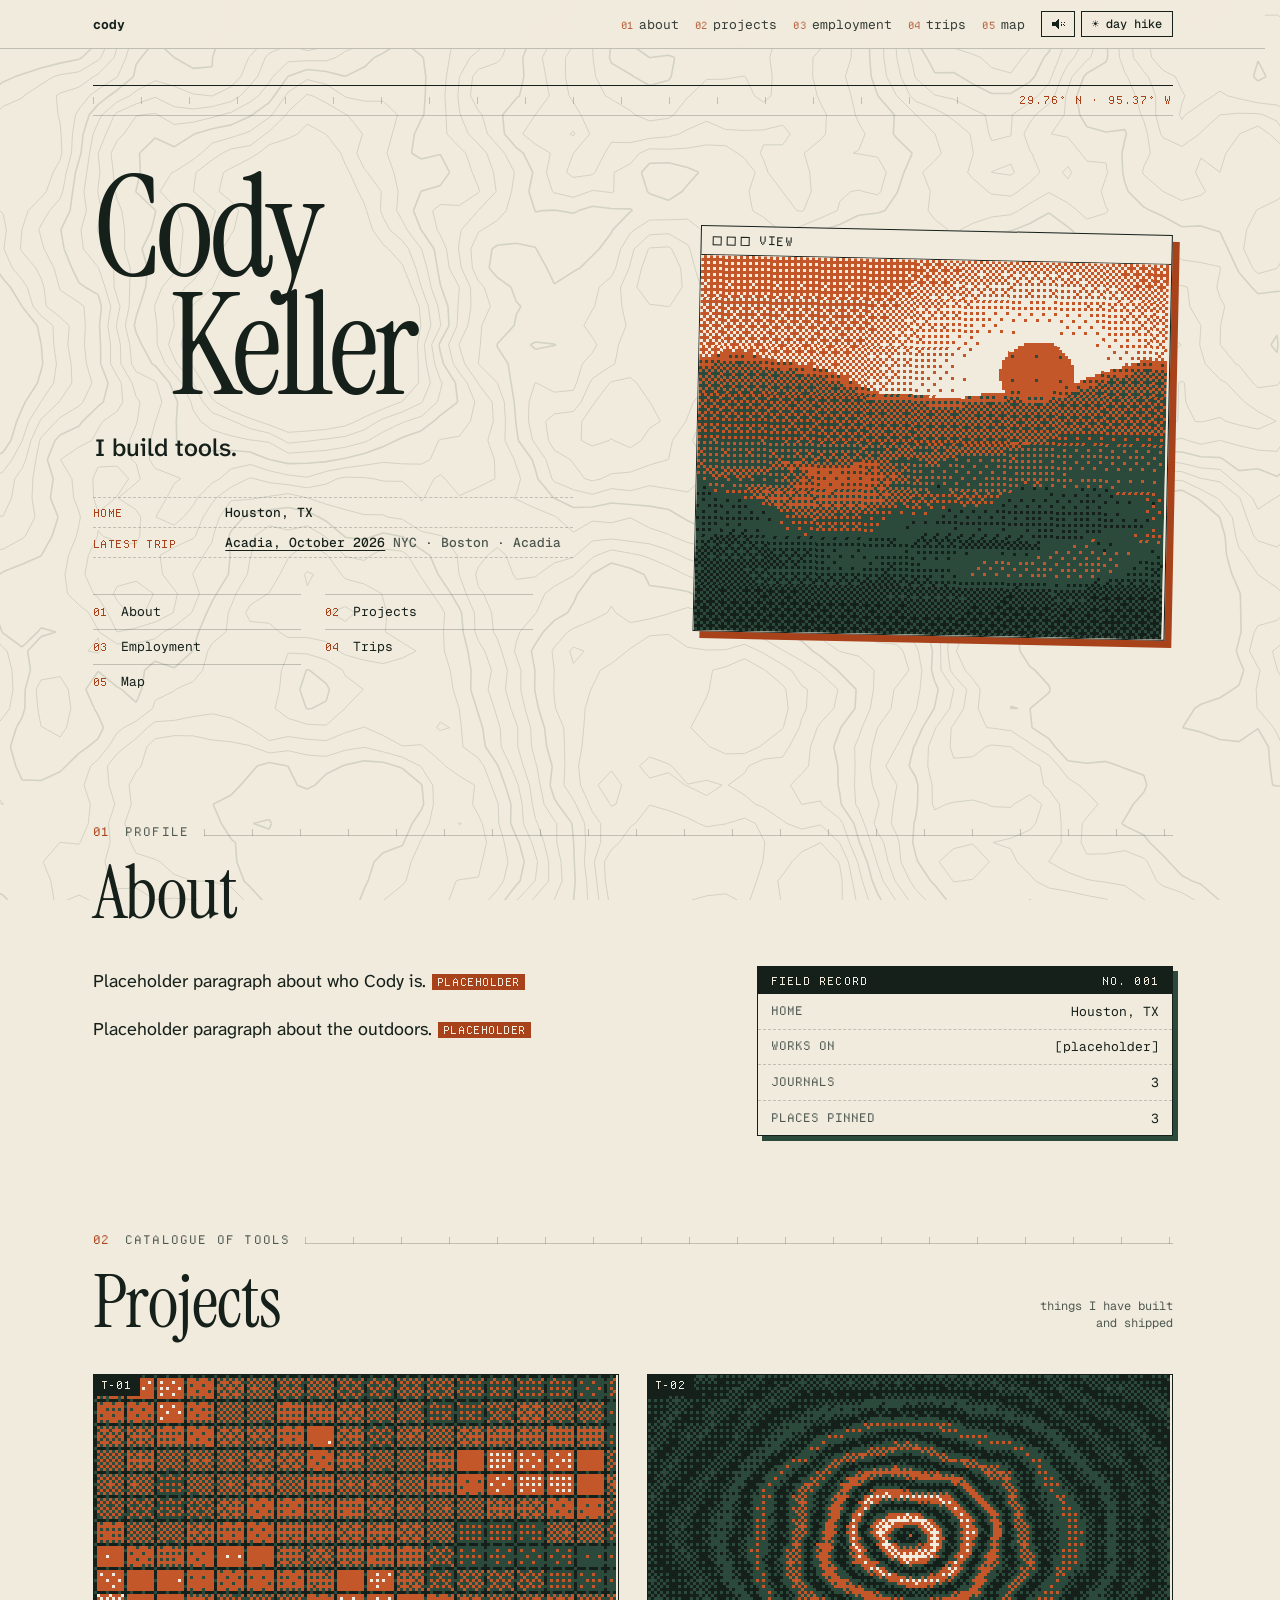
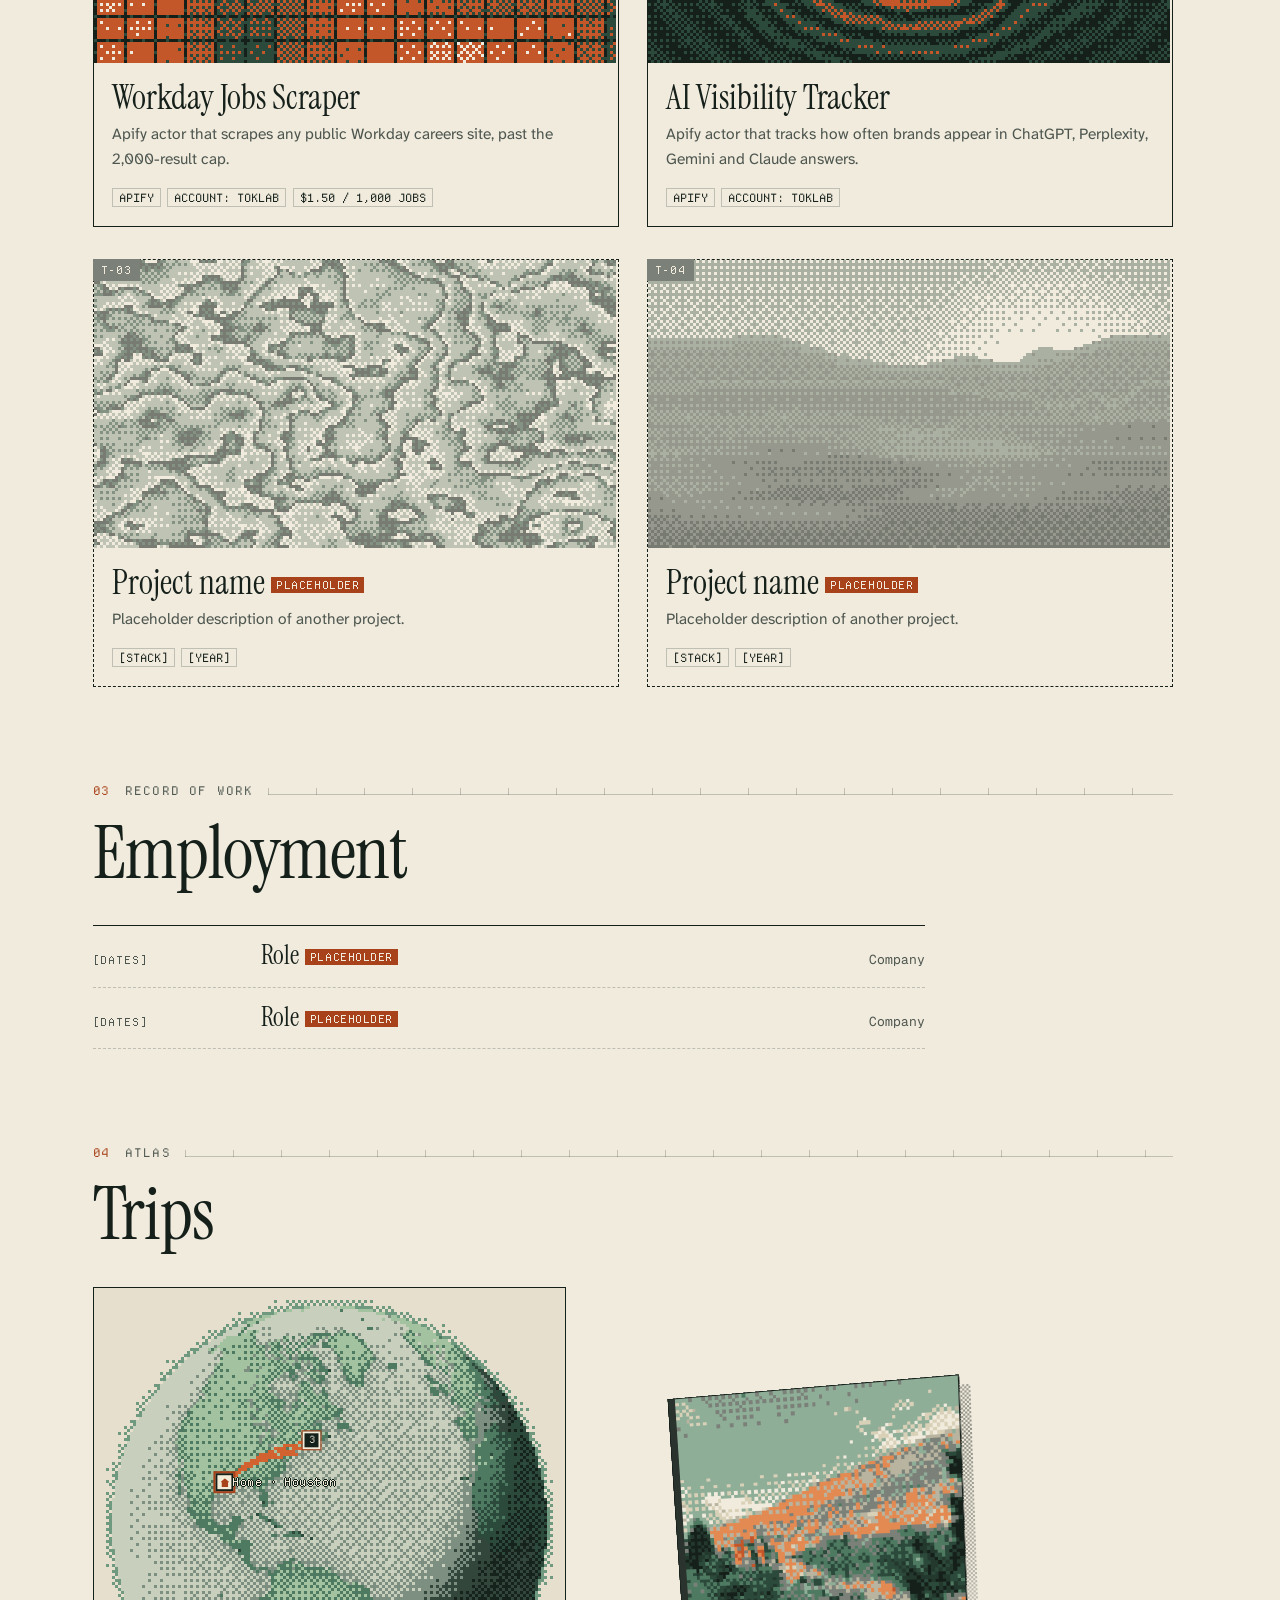
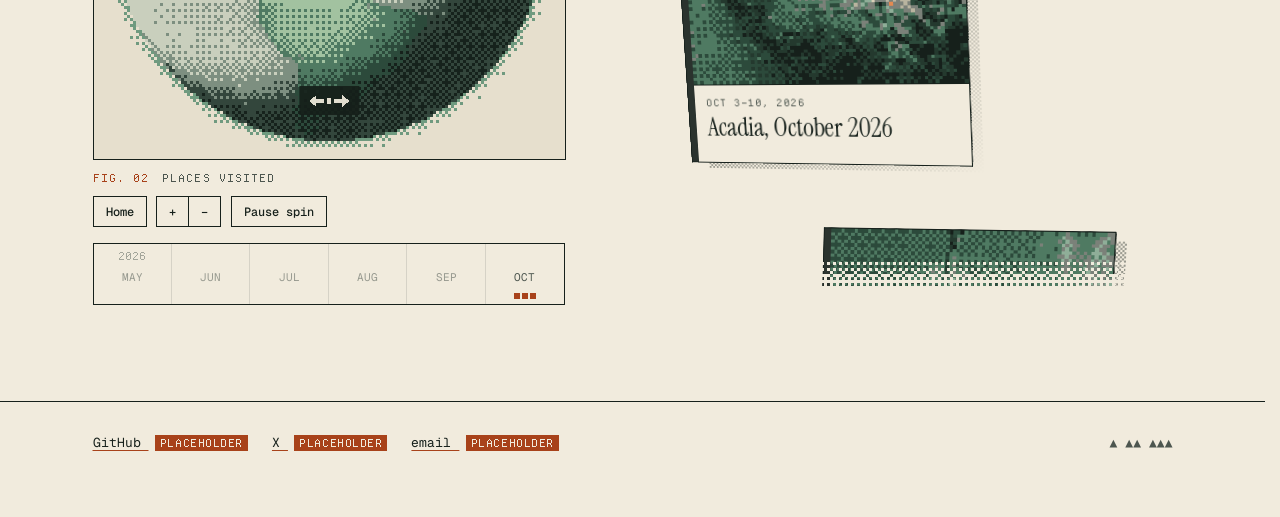
<file: index.html>
<!doctype html>
<html lang="en" data-theme="light">
<head>
<meta name="robots" content="noindex,nofollow"><meta charset="utf-8"><meta name="viewport" content="width=device-width,initial-scale=1,viewport-fit=cover">
<link rel="preload" href="assets/fonts/instrument-serif-latin-400-normal.woff2" as="font" type="font/woff2" crossorigin><link rel="preload" href="assets/fonts/atkinson-hyperlegible-next-latin-wght-normal.woff2" as="font" type="font/woff2" crossorigin>
<link rel="stylesheet" href="styles.css?v=ce1be03f">
<link rel="icon" href="data:image/svg+xml,%3Csvg xmlns=%27http://www.w3.org/2000/svg%27 viewBox=%270 0 32 32%27%3E%3Crect width=%2732%27 height=%2732%27 fill=%27%2316201b%27/%3E%3Cpath d=%27M3 26 11 10l5 8 4-6 9 14z%27 fill=%27%23c4572a%27/%3E%3C/svg%3E">
<title>Cody Keller</title>
<meta name="description" content="Cody Keller: portfolio and trip journals.">
<link rel="canonical" href="https://codyklr.com/trailhead-preview-6xlh3k/">
<meta property="og:site_name" content="Cody Keller"><meta property="og:type" content="website"><meta property="og:title" content="Cody Keller"><meta property="og:description" content="Cody Keller: portfolio and trip journals."><meta property="og:url" content="https://codyklr.com/trailhead-preview-6xlh3k/"><meta property="og:image" content="https://codyklr.com/trailhead-preview-6xlh3k/assets/photos/acadia-pond-og.png"><meta property="og:image:width" content="1200"><meta property="og:image:height" content="630">
<meta name="twitter:card" content="summary_large_image"><meta name="twitter:title" content="Cody Keller"><meta name="twitter:description" content="Cody Keller: portfolio and trip journals."><meta name="twitter:image" content="https://codyklr.com/trailhead-preview-6xlh3k/assets/photos/acadia-pond-og.png">
<link rel="alternate" type="application/rss+xml" title="Cody Keller: trip journals" href="https://codyklr.com/trailhead-preview-6xlh3k/feed.xml">
<script type="application/ld+json">{"@context":"https://schema.org","@type":"Person","name":"Cody Keller","url":"https://codyklr.com/trailhead-preview-6xlh3k/"}</script>
<script>try{var t=(location.search.match(/theme=(dark|light)/)||[])[1]||localStorage.getItem("theme");if(t==="dark"||(!t&&matchMedia("(prefers-color-scheme: dark)").matches))document.documentElement.setAttribute("data-theme","dark")}catch(e){}</script>
</head>
<body>
<a class="skip" href="#main">Skip to content</a>
<svg id="contours" viewBox="0 0 1200 800" preserveAspectRatio="xMidYMid slice" aria-hidden="true"></svg>
<header class="bar"><div class="wrap">
  <a class="brand" href="#top" aria-label="Home">cody</a>
  <nav aria-label="Primary"><a href="#about"><i>01</i>about</a><a href="#projects"><i>02</i>projects</a><a href="#employment"><i>03</i>employment</a><a href="#trips"><i>04</i>trips</a><a href="#map"><i>05</i>map</a></nav>
  <span class="tools"><button class="btn snd" id="snd" type="button" aria-label="Sound" aria-pressed="false"><svg viewBox="0 0 16 16" width="16" height="16" fill="currentColor" shape-rendering="crispEdges" aria-hidden="true"><path d="M2 6h3l4-3v10l-4-3H2z"/><g class="s-on"><path d="M11 6h1v4h-1zM13 4h1v8h-1z"/></g><g class="s-off"><path d="M11 6h1v1h-1zM12 7h1v1h-1zM13 8h1v1h-1zM14 9h1v1h-1zM14 6h1v1h-1zM13 7h-1v1h1zM12 8h-1v1h1zM11 9h1v1h-1z"/></g></svg></button><button class="btn" id="theme" aria-pressed="false">☀ day hike</button></span>
</div></header>
<main id="main">
<section class="hero wrap" id="top" aria-label="Introduction">
  <p class="mast" aria-hidden="true"><span>29.76° N · 95.37° W</span></p>
  <div class="cover">
      <h1><span>Cody</span> <span>Keller</span></h1>
      <p class="tag">I build tools.</p>
      <ul class="log" aria-label="Field notes">
        <li><span>home</span><span>Houston, TX</span></li>
        <li><span>latest trip</span><span><a href="trips/acadia-2026-10/">Acadia, October 2026</a> <span class="via">NYC · Boston · Acadia</span></span></li>
      </ul>
      <div class="toc" role="navigation" aria-label="Contents"><ol>
        <li><a href="#about"><span>01</span>About</a></li>
        <li><a href="#projects"><span>02</span>Projects</a></li>
        <li><a href="#employment"><span>03</span>Employment</a></li>
        <li><a href="#trips"><span>04</span>Trips</a></li>
        <li><a href="#map"><span>05</span>Map</a></li>
      </ol></div>
    <figure class="plate">
      <div class="frame win">
        <div class="chrome" aria-hidden="true"><span class="dots"><b></b><b></b><b></b></span><span>view</span></div>
        <canvas class="pix" id="hero-canvas" data-scene="hero" data-seed="3" data-mratio=".3" width="300" height="240" aria-hidden="true"></canvas>
      </div>
    </figure>
  </div>
</section>

<section class="wrap" id="about">
  <div class="shead"><p class="eyebrow"><span>01</span><span>profile</span></p><h2>About</h2></div>
  <div class="about">
    <div>
      <p>Placeholder paragraph about who Cody is.<span class="ph">PLACEHOLDER</span></p>
      <p>Placeholder paragraph about the outdoors.<span class="ph">PLACEHOLDER</span></p>
    </div>
    <ul class="facts" aria-label="Quick facts">
      <li class="rec" aria-hidden="true"><span>field record</span><span>no. 001</span></li>
      <li><span>home</span><span>Houston, TX</span></li><li><span>works on</span><span>[placeholder]</span></li>
      <li><span>journals</span><span>3</span></li><li><span>places pinned</span><span>3</span></li>
    </ul>
  </div>
</section>

<section class="wrap" id="projects">
  <div class="shead"><p class="eyebrow"><span>02</span><span>catalogue of tools</span></p><h2>Projects</h2><p class="snote">things I have built and shipped</p></div>
  <div class="grid">
    <article class="card"><canvas class="pix" data-scene="thumb" data-seed="11" data-variant="grid" width="200" height="110" aria-hidden="true"></canvas>
      <div class="body"><h3>Workday Jobs Scraper</h3>
      <p>Apify actor that scrapes any public Workday careers site, past the 2,000-result cap.</p>
      <div class="meta"><span>Apify</span><span>account: toklab</span><span>$1.50 / 1,000 jobs</span></div></div></article>
    <article class="card"><canvas class="pix" data-scene="thumb" data-seed="24" data-variant="rings" width="200" height="110" aria-hidden="true"></canvas>
      <div class="body"><h3>AI Visibility Tracker</h3>
      <p>Apify actor that tracks how often brands appear in ChatGPT, Perplexity, Gemini and Claude answers.</p>
      <div class="meta"><span>Apify</span><span>account: toklab</span></div></div></article>
    <article class="card is-ph"><canvas class="pix" data-scene="thumb" data-seed="5" data-variant="contour" data-pal="alt" width="200" height="110" aria-hidden="true"></canvas>
      <div class="body"><h3>Project name<span class="ph">PLACEHOLDER</span></h3><p>Placeholder description of another project.</p><div class="meta"><span>[stack]</span><span>[year]</span></div></div></article>
    <article class="card is-ph"><canvas class="pix" data-scene="thumb" data-seed="8" data-variant="ridge" data-pal="alt2" width="200" height="110" aria-hidden="true"></canvas>
      <div class="body"><h3>Project name<span class="ph">PLACEHOLDER</span></h3><p>Placeholder description of another project.</p><div class="meta"><span>[stack]</span><span>[year]</span></div></div></article>
  </div>
</section>

<section class="wrap" id="employment">
  <div class="shead"><p class="eyebrow"><span>03</span><span>record of work</span></p><h2>Employment</h2></div>
  <ol class="jobs">
    <li><span class="jd">[dates]</span><span class="jr">Role<span class="ph">PLACEHOLDER</span></span><span class="jc">Company</span></li>
    <li><span class="jd">[dates]</span><span class="jr">Role<span class="ph">PLACEHOLDER</span></span><span class="jc">Company</span></li>
  </ol>
</section>

<section class="wrap atlas" id="trips">
  <div class="shead"><p class="eyebrow"><span>04</span><span>atlas</span></p><h2>Trips</h2></div>
  <div class="atlas-grid">
  <div class="globe-ui atlas-map">
    <div class="gcol" id="map">
      <h3 class="gh sr">Map</h3>
      <div class="gframe" id="gframe">
        <p class="gstrip" aria-hidden="true"><i></i></p>
        <div class="gwrap" id="gwrap" tabindex="0" role="group" aria-label="Interactive globe of places I have visited. Drag to rotate, arrow keys to turn, or use the list.">
          <canvas class="pix" id="gcanvas" aria-hidden="true"></canvas>
          <div class="gpins" id="gpins"></div>
          <div class="gcard" id="gcard" role="status" hidden></div>
        </div>
        <p class="gstrip" aria-hidden="true"><i></i></p>
        <div class="ghint" id="ghint" aria-hidden="true"><svg viewBox="0 0 40 16" width="40" height="16" fill="currentColor" shape-rendering="crispEdges"><path d="M0 8l7-6v4h8v4H7v4zM40 8l-7-6v4h-8v4h8v4z"/><rect x="18" y="5" width="4" height="6"/></svg></div>
      </div>
      <p class="figcap" aria-hidden="true"><span>fig. 02</span><span>places visited</span></p>
      <div class="gctl" role="group" aria-label="Globe controls">
        <button class="btn" type="button" id="g-home">Home</button>
        <button class="btn" type="button" id="g-in" aria-label="Zoom in">+</button>
        <button class="btn" type="button" id="g-out" aria-label="Zoom out">&minus;</button>
        <button class="btn" type="button" id="g-spin" aria-pressed="false">Pause spin</button>
      </div>
    </div>
    <div class="gside">
      <h3 class="gh sr">Timeline</h3>
      <div class="gtime" id="gtime" role="group" aria-label="Timeline of visits by month"></div>
      <h3 class="gh sr">Places</h3>
      <ul class="gl" id="glist"></ul>
    </div>
  </div>
  <ul class="shelf fade" id="shelf" tabindex="0" aria-label="Trips">
    <li style="--r:-3deg;--dy:0px" data-title="Acadia, October 2026" data-date="Oct 3–10, 2026" data-stats="" data-blurb="Fall color on the carriage roads and pond trails. A bike, a few short hikes, and a lot of stopping to look." data-href="trips/acadia-2026-10/" data-photo="assets/photos/acadia-pond-cover.png?v=ce1be03f" data-place="Acadia (Bar Harbor), ME" data-coord="44.39° N · 68.20° W">
      <a class="book" href="trips/acadia-2026-10/"><span class="shadow" aria-hidden="true"></span>
        <span class="f f-back" aria-hidden="true"></span><span class="f f-left" aria-hidden="true"></span><span class="f f-right" aria-hidden="true"></span><span class="f f-top" aria-hidden="true"></span><span class="f f-bottom" aria-hidden="true"></span>
        <span class="f f-front"><picture><source media="(max-width:720px)" srcset="assets/photos/acadia-pond-cover-s.png?v=ce1be03f"><img class="pix" src="assets/photos/acadia-pond-cover.png?v=ce1be03f" width="80" height="83" alt="" loading="lazy" aria-hidden="true"></picture>
          <span class="cap"><span class="dt">Oct 3–10, 2026</span><span class="ti">Acadia, October 2026</span><span class="st"></span></span></span>
      </a></li>
    <li style="--r:2.4deg;--dy:22px" data-title="NYC, October 2026" data-date="Oct 2026" data-stats="" data-blurb="Out to the harbor for Lady Liberty, then a long afternoon at the museum." data-href="trips/nyc-2026-10/" data-photo="assets/photos/statue-of-liberty-cover.png?v=ce1be03f" data-place="New York City, NY" data-coord="40.71° N · 74.01° W">
      <a class="book" href="trips/nyc-2026-10/"><span class="shadow" aria-hidden="true"></span>
        <span class="f f-back" aria-hidden="true"></span><span class="f f-left" aria-hidden="true"></span><span class="f f-right" aria-hidden="true"></span><span class="f f-top" aria-hidden="true"></span><span class="f f-bottom" aria-hidden="true"></span>
        <span class="f f-front"><picture><source media="(max-width:720px)" srcset="assets/photos/statue-of-liberty-cover-s.png?v=ce1be03f"><img class="pix" src="assets/photos/statue-of-liberty-cover.png?v=ce1be03f" width="80" height="83" alt="" loading="lazy" aria-hidden="true"></picture>
          <span class="cap"><span class="dt">Oct 2026</span><span class="ti">NYC, October 2026</span><span class="st"></span></span></span>
      </a></li>
    <li style="--r:-1.4deg;--dy:-8px" data-title="The Met, armor hall" data-date="Oct 2026" data-stats="" data-blurb="A suit of armor behind glass, big enough to make you rethink the Middle Ages. A short stop on the NYC leg." data-href="trips/met-armor-2026-10/" data-photo="assets/photos/met-armor-cover.png?v=ce1be03f" data-place="New York City, NY" data-coord="40.71° N · 74.01° W">
      <a class="book" href="trips/met-armor-2026-10/"><span class="shadow" aria-hidden="true"></span>
        <span class="f f-back" aria-hidden="true"></span><span class="f f-left" aria-hidden="true"></span><span class="f f-right" aria-hidden="true"></span><span class="f f-top" aria-hidden="true"></span><span class="f f-bottom" aria-hidden="true"></span>
        <span class="f f-front"><picture><source media="(max-width:720px)" srcset="assets/photos/met-armor-cover-s.png?v=ce1be03f"><img class="pix" src="assets/photos/met-armor-cover.png?v=ce1be03f" width="80" height="83" alt="" loading="lazy" aria-hidden="true"></picture>
          <span class="cap"><span class="dt">Oct 2026</span><span class="ti">The Met, armor hall</span><span class="st"></span></span></span>
      </a></li>
  </ul>
  </div>
</section>
</main>
<footer><div class="wrap">
  <a href="#">GitHub <span class="ph">PLACEHOLDER</span></a><a href="#">X <span class="ph">PLACEHOLDER</span></a><a href="#">email <span class="ph">PLACEHOLDER</span></a>
  <span class="cairn" aria-hidden="true">▲ ▲▲ ▲▲▲</span></div></footer>
<div class="reader" id="reader" hidden>
  <div class="rd-scrim" data-close></div>
  <div class="rd-dialog" role="dialog" aria-modal="true" aria-labelledby="rd-title" tabindex="-1">
    <div class="rd-scene"><div class="rd-fly" id="rd-fly"><div class="rd-book" id="rd-book"></div></div></div>
    <div class="rd-pager" id="rd-pager" role="group" aria-label="Notebook pages" hidden><button type="button" class="rd-prev" aria-label="Previous page">‹</button><span class="rd-pn" aria-hidden="true">1 / 2</span><button type="button" class="rd-next" aria-label="Next page">›</button></div>
    <button class="btn rd-close" type="button" data-close>close ✕ <span class="sr">(Esc)</span></button>
  </div>
</div>
<script src="main.js?v=ce1be03f"></script>
</body></html>
</file>
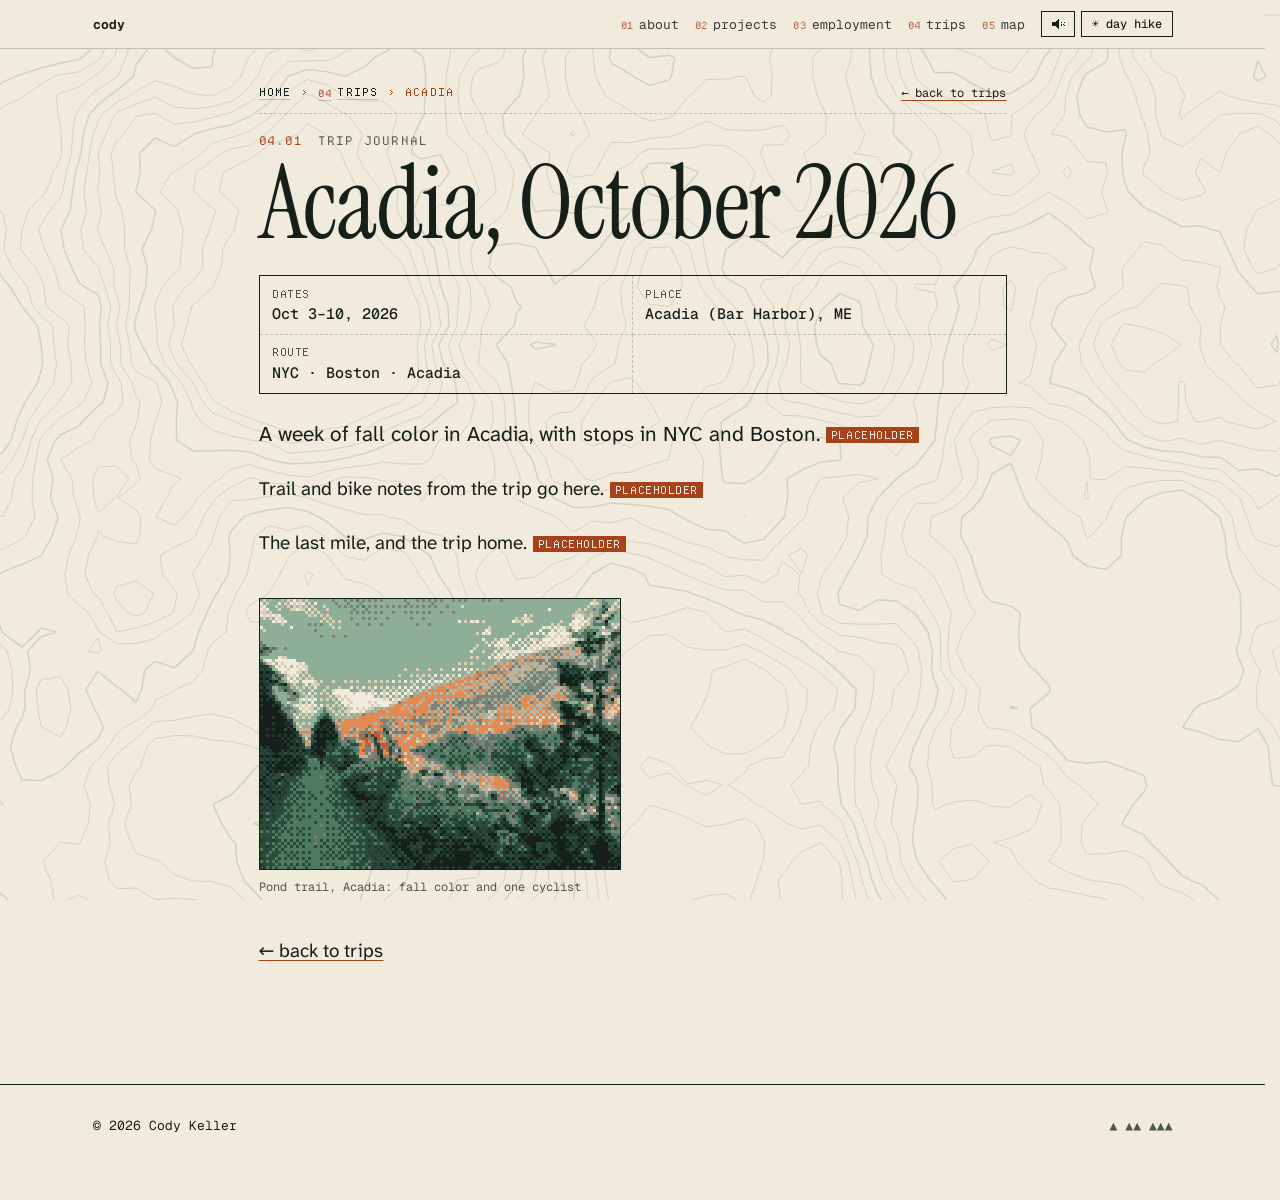
<file: trips/acadia-2026-10/index.html>
<!doctype html>
<html lang="en" data-theme="light">
<head>
<meta name="robots" content="noindex,nofollow"><meta charset="utf-8"><meta name="viewport" content="width=device-width,initial-scale=1,viewport-fit=cover">
<link rel="preload" href="../../assets/fonts/instrument-serif-latin-400-normal.woff2" as="font" type="font/woff2" crossorigin><link rel="preload" href="../../assets/fonts/atkinson-hyperlegible-next-latin-wght-normal.woff2" as="font" type="font/woff2" crossorigin>
<link rel="stylesheet" href="../../styles.css?v=ce1be03f">
<link rel="icon" href="data:image/svg+xml,%3Csvg xmlns=%27http://www.w3.org/2000/svg%27 viewBox=%270 0 32 32%27%3E%3Crect width=%2732%27 height=%2732%27 fill=%27%2316201b%27/%3E%3Cpath d=%27M3 26 11 10l5 8 4-6 9 14z%27 fill=%27%23c4572a%27/%3E%3C/svg%3E">
<title>Acadia, October 2026 · Cody Keller</title>
<meta name="description" content="Fall color on the carriage roads and pond trails. A bike, a few short hikes, and a lot of stopping to look.">
<link rel="canonical" href="https://codyklr.com/trailhead-preview-6xlh3k/trips/acadia-2026-10/">
<meta property="og:site_name" content="Cody Keller"><meta property="og:type" content="article"><meta property="og:title" content="Acadia, October 2026 · Cody Keller"><meta property="og:description" content="Fall color on the carriage roads and pond trails. A bike, a few short hikes, and a lot of stopping to look."><meta property="og:url" content="https://codyklr.com/trailhead-preview-6xlh3k/trips/acadia-2026-10/"><meta property="og:image" content="https://codyklr.com/trailhead-preview-6xlh3k/assets/photos/acadia-pond-og.png"><meta property="og:image:width" content="1200"><meta property="og:image:height" content="630">
<meta name="twitter:card" content="summary_large_image"><meta name="twitter:title" content="Acadia, October 2026 · Cody Keller"><meta name="twitter:description" content="Fall color on the carriage roads and pond trails. A bike, a few short hikes, and a lot of stopping to look."><meta name="twitter:image" content="https://codyklr.com/trailhead-preview-6xlh3k/assets/photos/acadia-pond-og.png">
<link rel="alternate" type="application/rss+xml" title="Cody Keller: trip journals" href="https://codyklr.com/trailhead-preview-6xlh3k/feed.xml">
<script type="application/ld+json">{"@context":"https://schema.org","@type":"BlogPosting","headline":"Acadia, October 2026","description":"Fall color on the carriage roads and pond trails. A bike, a few short hikes, and a lot of stopping to look.","datePublished":"2026-10","image":"https://codyklr.com/trailhead-preview-6xlh3k/assets/photos/acadia-pond-og.png","author":{"@type":"Person","name":"Cody Keller"},"mainEntityOfPage":"https://codyklr.com/trailhead-preview-6xlh3k/trips/acadia-2026-10/"}</script>
<script>try{var t=(location.search.match(/theme=(dark|light)/)||[])[1]||localStorage.getItem("theme");if(t==="dark"||(!t&&matchMedia("(prefers-color-scheme: dark)").matches))document.documentElement.setAttribute("data-theme","dark")}catch(e){}</script>
</head>
<body>
<a class="skip" href="#main">Skip to content</a>
<svg id="contours" viewBox="0 0 1200 800" preserveAspectRatio="xMidYMid slice" aria-hidden="true"></svg>
<header class="bar"><div class="wrap"><a class="brand" href="../../" aria-label="Home">cody</a>
  <nav aria-label="Primary"><a href="../../#about"><i>01</i>about</a><a href="../../#projects"><i>02</i>projects</a><a href="../../#employment"><i>03</i>employment</a><a href="../../#trips"><i>04</i>trips</a><a href="../../#map"><i>05</i>map</a></nav><span class="tools"><button class="btn snd" id="snd" type="button" aria-label="Sound" aria-pressed="false"><svg viewBox="0 0 16 16" width="16" height="16" fill="currentColor" shape-rendering="crispEdges" aria-hidden="true"><path d="M2 6h3l4-3v10l-4-3H2z"/><g class="s-on"><path d="M11 6h1v4h-1zM13 4h1v8h-1z"/></g><g class="s-off"><path d="M11 6h1v1h-1zM12 7h1v1h-1zM13 8h1v1h-1zM14 9h1v1h-1zM14 6h1v1h-1zM13 7h-1v1h1zM12 8h-1v1h1zM11 9h1v1h-1z"/></g></svg></button><button class="btn" id="theme" aria-pressed="false">☀ day hike</button></span></div></header>
<main id="main" class="wrap">
  <article class="entry">
    <div class="entry-top">
      <nav class="crumbs" aria-label="Breadcrumb"><ol><li><a href="../../">Home</a></li><li><a href="../../#trips"><i>04</i>Trips</a></li><li><span aria-current="page">Acadia</span></li></ol></nav>
      <a class="back-top" href="../../#trips" data-soft-back>← back to trips</a>
    </div>
    <p class="eyebrow entry-no"><span>04.01</span><span>trip journal</span></p>
    <h1>Acadia, October 2026</h1>
    <div class="stats" aria-label="Trip stats">
      <div><small>dates</small><span class="v">Oct 3–10, 2026</span></div>      <div><small>place</small><span class="v">Acadia (Bar Harbor), ME</span></div>      <div><small>route</small><span class="v">NYC · Boston · Acadia</span></div>
    </div>
    <p class="lede">A week of fall color in Acadia, with stops in NYC and Boston.<span class="ph">PLACEHOLDER</span></p>
    <p>Trail and bike notes from the trip go here.<span class="ph">PLACEHOLDER</span></p>
    <p>The last mile, and the trip home.<span class="ph">PLACEHOLDER</span></p>
    
<div class="gallery" role="group" aria-label="Photo gallery. Select a photo to enlarge it.">
<figure class="photo wide" data-full="../../assets/photos/acadia-pond-1600.webp"><button type="button" class="ph-btn" aria-label="View larger: Pond trail, Acadia: fall color and one cyclist"><picture><source media="(max-width:720px)" srcset="../../assets/photos/acadia-pond-dither-s.png?v=ce1be03f"><img class="d" src="../../assets/photos/acadia-pond-dither.png?v=ce1be03f" alt="A gravel trail curves along a pond below a forested hillside with red and orange fall color; a cyclist rides away in the distance." loading="lazy" width="120" height="90"></picture><img class="c" src="../../assets/photos/acadia-pond-thumb.webp" alt="" aria-hidden="true" loading="lazy"></button><figcaption>Pond trail, Acadia: fall color and one cyclist</figcaption></figure>
</div>
    <p><a href="../../#trips" data-soft-back>← back to trips</a></p>
  </article>
</main>
<footer><div class="wrap"><span>© 2026 Cody Keller</span><span class="cairn" aria-hidden="true">▲ ▲▲ ▲▲▲</span></div></footer>
<script src="../../main.js?v=ce1be03f"></script>
</body></html>
</file>
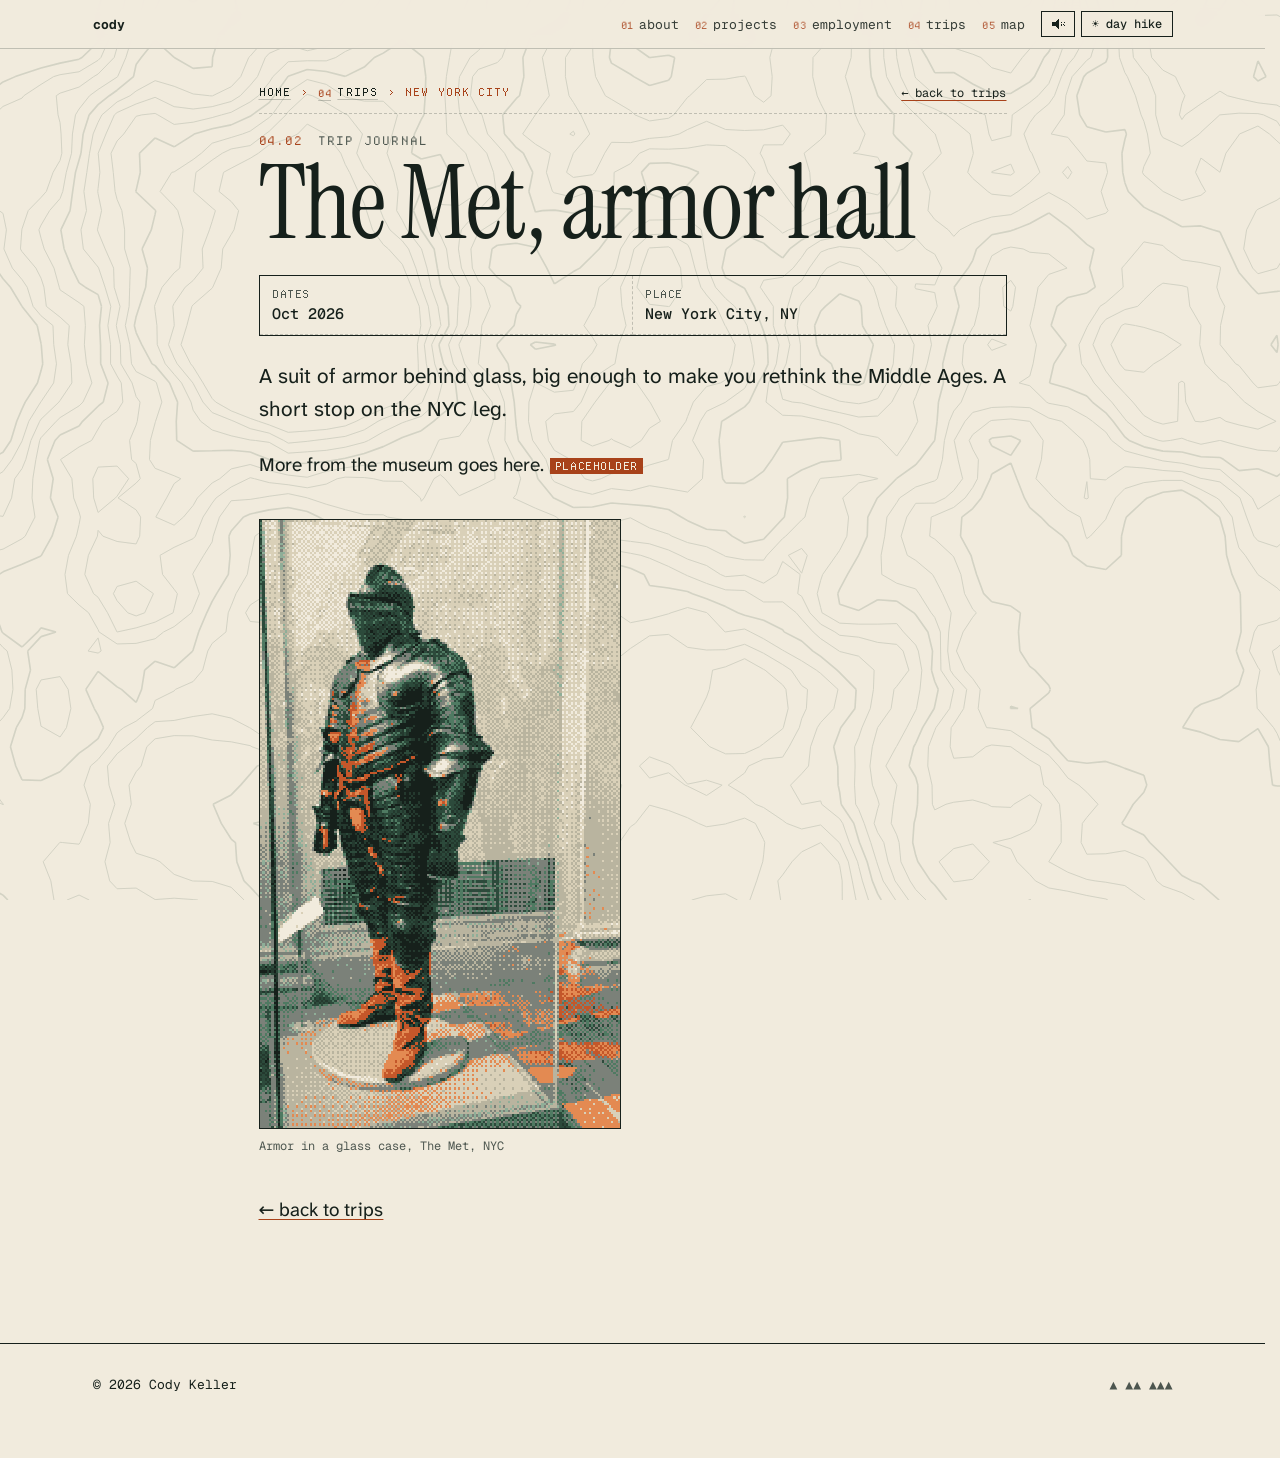
<file: trips/met-armor-2026-10/index.html>
<!doctype html>
<html lang="en" data-theme="light">
<head>
<meta name="robots" content="noindex,nofollow"><meta charset="utf-8"><meta name="viewport" content="width=device-width,initial-scale=1,viewport-fit=cover">
<link rel="preload" href="../../assets/fonts/instrument-serif-latin-400-normal.woff2" as="font" type="font/woff2" crossorigin><link rel="preload" href="../../assets/fonts/atkinson-hyperlegible-next-latin-wght-normal.woff2" as="font" type="font/woff2" crossorigin>
<link rel="stylesheet" href="../../styles.css?v=ce1be03f">
<link rel="icon" href="data:image/svg+xml,%3Csvg xmlns=%27http://www.w3.org/2000/svg%27 viewBox=%270 0 32 32%27%3E%3Crect width=%2732%27 height=%2732%27 fill=%27%2316201b%27/%3E%3Cpath d=%27M3 26 11 10l5 8 4-6 9 14z%27 fill=%27%23c4572a%27/%3E%3C/svg%3E">
<title>The Met, armor hall · Cody Keller</title>
<meta name="description" content="A suit of armor behind glass, big enough to make you rethink the Middle Ages. A short stop on the NYC leg.">
<link rel="canonical" href="https://codyklr.com/trailhead-preview-6xlh3k/trips/met-armor-2026-10/">
<meta property="og:site_name" content="Cody Keller"><meta property="og:type" content="article"><meta property="og:title" content="The Met, armor hall · Cody Keller"><meta property="og:description" content="A suit of armor behind glass, big enough to make you rethink the Middle Ages. A short stop on the NYC leg."><meta property="og:url" content="https://codyklr.com/trailhead-preview-6xlh3k/trips/met-armor-2026-10/"><meta property="og:image" content="https://codyklr.com/trailhead-preview-6xlh3k/assets/photos/met-armor-og.png"><meta property="og:image:width" content="1200"><meta property="og:image:height" content="630">
<meta name="twitter:card" content="summary_large_image"><meta name="twitter:title" content="The Met, armor hall · Cody Keller"><meta name="twitter:description" content="A suit of armor behind glass, big enough to make you rethink the Middle Ages. A short stop on the NYC leg."><meta name="twitter:image" content="https://codyklr.com/trailhead-preview-6xlh3k/assets/photos/met-armor-og.png">
<link rel="alternate" type="application/rss+xml" title="Cody Keller: trip journals" href="https://codyklr.com/trailhead-preview-6xlh3k/feed.xml">
<script type="application/ld+json">{"@context":"https://schema.org","@type":"BlogPosting","headline":"The Met, armor hall","description":"A suit of armor behind glass, big enough to make you rethink the Middle Ages. A short stop on the NYC leg.","datePublished":"2026-10","image":"https://codyklr.com/trailhead-preview-6xlh3k/assets/photos/met-armor-og.png","author":{"@type":"Person","name":"Cody Keller"},"mainEntityOfPage":"https://codyklr.com/trailhead-preview-6xlh3k/trips/met-armor-2026-10/"}</script>
<script>try{var t=(location.search.match(/theme=(dark|light)/)||[])[1]||localStorage.getItem("theme");if(t==="dark"||(!t&&matchMedia("(prefers-color-scheme: dark)").matches))document.documentElement.setAttribute("data-theme","dark")}catch(e){}</script>
</head>
<body>
<a class="skip" href="#main">Skip to content</a>
<svg id="contours" viewBox="0 0 1200 800" preserveAspectRatio="xMidYMid slice" aria-hidden="true"></svg>
<header class="bar"><div class="wrap"><a class="brand" href="../../" aria-label="Home">cody</a>
  <nav aria-label="Primary"><a href="../../#about"><i>01</i>about</a><a href="../../#projects"><i>02</i>projects</a><a href="../../#employment"><i>03</i>employment</a><a href="../../#trips"><i>04</i>trips</a><a href="../../#map"><i>05</i>map</a></nav><span class="tools"><button class="btn snd" id="snd" type="button" aria-label="Sound" aria-pressed="false"><svg viewBox="0 0 16 16" width="16" height="16" fill="currentColor" shape-rendering="crispEdges" aria-hidden="true"><path d="M2 6h3l4-3v10l-4-3H2z"/><g class="s-on"><path d="M11 6h1v4h-1zM13 4h1v8h-1z"/></g><g class="s-off"><path d="M11 6h1v1h-1zM12 7h1v1h-1zM13 8h1v1h-1zM14 9h1v1h-1zM14 6h1v1h-1zM13 7h-1v1h1zM12 8h-1v1h1zM11 9h1v1h-1z"/></g></svg></button><button class="btn" id="theme" aria-pressed="false">☀ day hike</button></span></div></header>
<main id="main" class="wrap">
  <article class="entry">
    <div class="entry-top">
      <nav class="crumbs" aria-label="Breadcrumb"><ol><li><a href="../../">Home</a></li><li><a href="../../#trips"><i>04</i>Trips</a></li><li><span aria-current="page">New York City</span></li></ol></nav>
      <a class="back-top" href="../../#trips" data-soft-back>← back to trips</a>
    </div>
    <p class="eyebrow entry-no"><span>04.02</span><span>trip journal</span></p>
    <h1>The Met, armor hall</h1>
    <div class="stats" aria-label="Trip stats">
      <div><small>dates</small><span class="v">Oct 2026</span></div>      <div><small>place</small><span class="v">New York City, NY</span></div>
    </div>
    <p class="lede">A suit of armor behind glass, big enough to make you rethink the Middle Ages. A short stop on the NYC leg.</p>
    <p>More from the museum goes here.<span class="ph">PLACEHOLDER</span></p>
    
<div class="gallery" role="group" aria-label="Photo gallery. Select a photo to enlarge it.">
<figure class="photo tall" data-full="../../assets/photos/met-armor-1600.webp"><button type="button" class="ph-btn" aria-label="View larger: Armor in a glass case, The Met, NYC"><picture><source media="(max-width:720px)" srcset="../../assets/photos/met-armor-dither-s.png?v=ce1be03f"><img class="d" src="../../assets/photos/met-armor-dither.png?v=ce1be03f" alt="A full suit of dark engraved armor with gold detail standing in a glass case in a museum hall." loading="lazy" width="120" height="202"></picture><img class="c" src="../../assets/photos/met-armor-thumb.webp" alt="" aria-hidden="true" loading="lazy"></button><figcaption>Armor in a glass case, The Met, NYC</figcaption></figure>
</div>
    <p><a href="../../#trips" data-soft-back>← back to trips</a></p>
  </article>
</main>
<footer><div class="wrap"><span>© 2026 Cody Keller</span><span class="cairn" aria-hidden="true">▲ ▲▲ ▲▲▲</span></div></footer>
<script src="../../main.js?v=ce1be03f"></script>
</body></html>
</file>
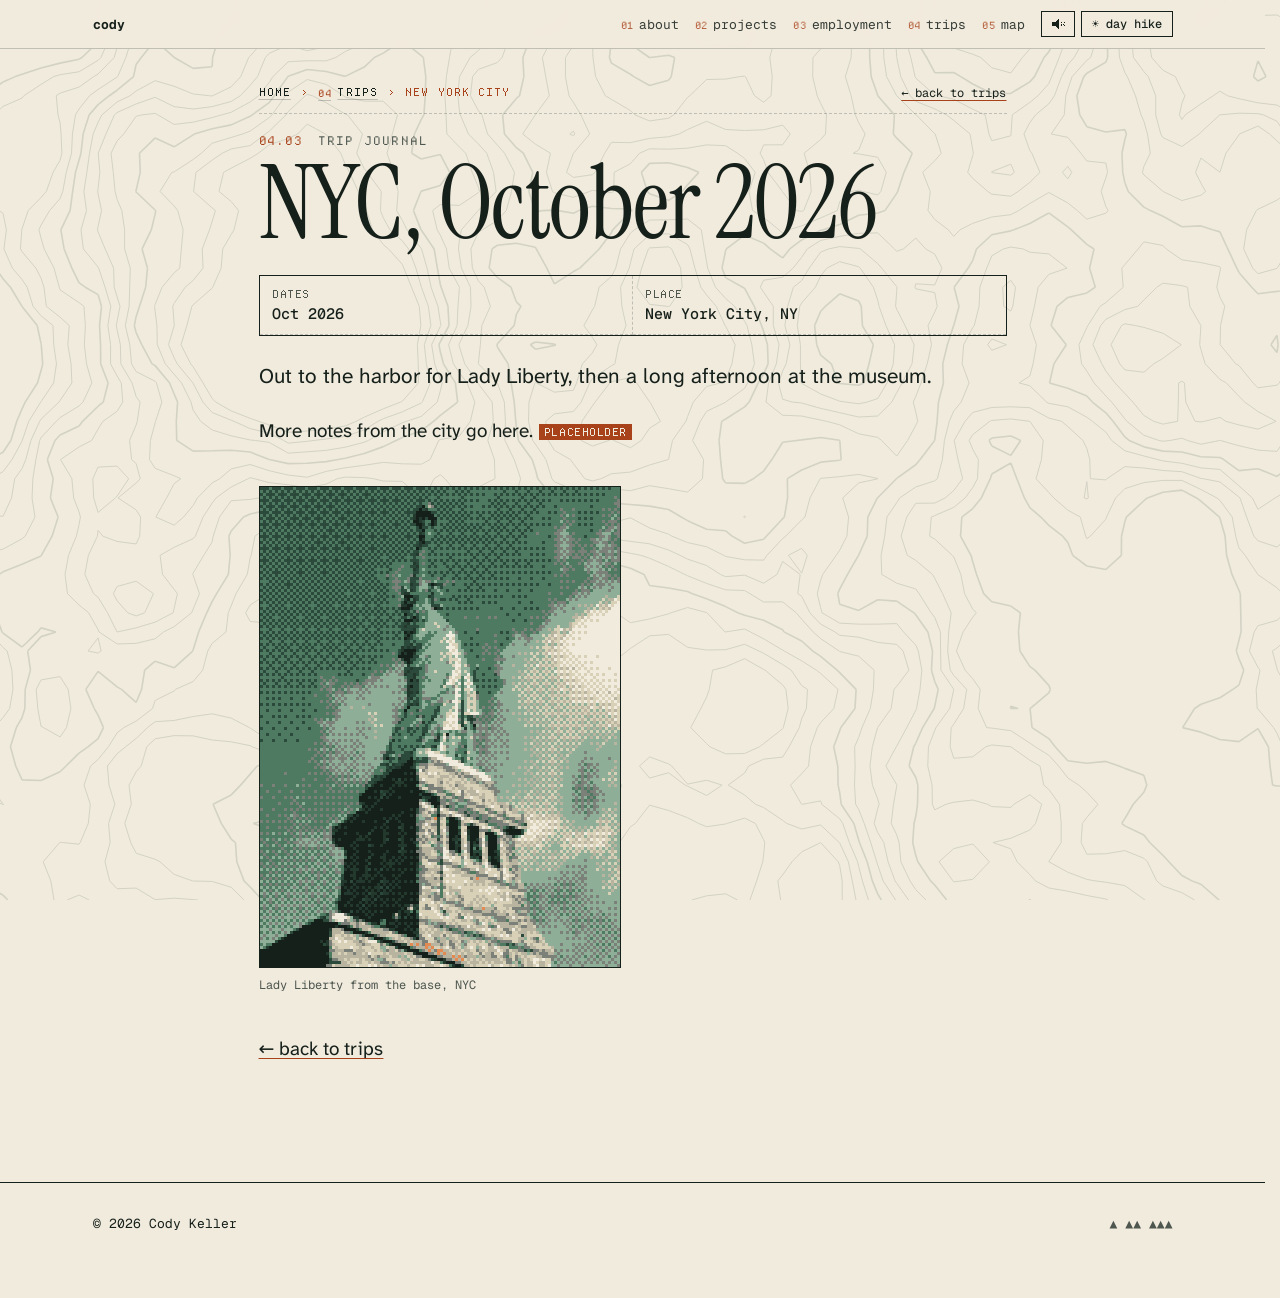
<file: trips/nyc-2026-10/index.html>
<!doctype html>
<html lang="en" data-theme="light">
<head>
<meta name="robots" content="noindex,nofollow"><meta charset="utf-8"><meta name="viewport" content="width=device-width,initial-scale=1,viewport-fit=cover">
<link rel="preload" href="../../assets/fonts/instrument-serif-latin-400-normal.woff2" as="font" type="font/woff2" crossorigin><link rel="preload" href="../../assets/fonts/atkinson-hyperlegible-next-latin-wght-normal.woff2" as="font" type="font/woff2" crossorigin>
<link rel="stylesheet" href="../../styles.css?v=ce1be03f">
<link rel="icon" href="data:image/svg+xml,%3Csvg xmlns=%27http://www.w3.org/2000/svg%27 viewBox=%270 0 32 32%27%3E%3Crect width=%2732%27 height=%2732%27 fill=%27%2316201b%27/%3E%3Cpath d=%27M3 26 11 10l5 8 4-6 9 14z%27 fill=%27%23c4572a%27/%3E%3C/svg%3E">
<title>NYC, October 2026 · Cody Keller</title>
<meta name="description" content="Out to the harbor for Lady Liberty, then a long afternoon at the museum.">
<link rel="canonical" href="https://codyklr.com/trailhead-preview-6xlh3k/trips/nyc-2026-10/">
<meta property="og:site_name" content="Cody Keller"><meta property="og:type" content="article"><meta property="og:title" content="NYC, October 2026 · Cody Keller"><meta property="og:description" content="Out to the harbor for Lady Liberty, then a long afternoon at the museum."><meta property="og:url" content="https://codyklr.com/trailhead-preview-6xlh3k/trips/nyc-2026-10/"><meta property="og:image" content="https://codyklr.com/trailhead-preview-6xlh3k/assets/photos/statue-of-liberty-og.png"><meta property="og:image:width" content="1200"><meta property="og:image:height" content="630">
<meta name="twitter:card" content="summary_large_image"><meta name="twitter:title" content="NYC, October 2026 · Cody Keller"><meta name="twitter:description" content="Out to the harbor for Lady Liberty, then a long afternoon at the museum."><meta name="twitter:image" content="https://codyklr.com/trailhead-preview-6xlh3k/assets/photos/statue-of-liberty-og.png">
<link rel="alternate" type="application/rss+xml" title="Cody Keller: trip journals" href="https://codyklr.com/trailhead-preview-6xlh3k/feed.xml">
<script type="application/ld+json">{"@context":"https://schema.org","@type":"BlogPosting","headline":"NYC, October 2026","description":"Out to the harbor for Lady Liberty, then a long afternoon at the museum.","datePublished":"2026-10","image":"https://codyklr.com/trailhead-preview-6xlh3k/assets/photos/statue-of-liberty-og.png","author":{"@type":"Person","name":"Cody Keller"},"mainEntityOfPage":"https://codyklr.com/trailhead-preview-6xlh3k/trips/nyc-2026-10/"}</script>
<script>try{var t=(location.search.match(/theme=(dark|light)/)||[])[1]||localStorage.getItem("theme");if(t==="dark"||(!t&&matchMedia("(prefers-color-scheme: dark)").matches))document.documentElement.setAttribute("data-theme","dark")}catch(e){}</script>
</head>
<body>
<a class="skip" href="#main">Skip to content</a>
<svg id="contours" viewBox="0 0 1200 800" preserveAspectRatio="xMidYMid slice" aria-hidden="true"></svg>
<header class="bar"><div class="wrap"><a class="brand" href="../../" aria-label="Home">cody</a>
  <nav aria-label="Primary"><a href="../../#about"><i>01</i>about</a><a href="../../#projects"><i>02</i>projects</a><a href="../../#employment"><i>03</i>employment</a><a href="../../#trips"><i>04</i>trips</a><a href="../../#map"><i>05</i>map</a></nav><span class="tools"><button class="btn snd" id="snd" type="button" aria-label="Sound" aria-pressed="false"><svg viewBox="0 0 16 16" width="16" height="16" fill="currentColor" shape-rendering="crispEdges" aria-hidden="true"><path d="M2 6h3l4-3v10l-4-3H2z"/><g class="s-on"><path d="M11 6h1v4h-1zM13 4h1v8h-1z"/></g><g class="s-off"><path d="M11 6h1v1h-1zM12 7h1v1h-1zM13 8h1v1h-1zM14 9h1v1h-1zM14 6h1v1h-1zM13 7h-1v1h1zM12 8h-1v1h1zM11 9h1v1h-1z"/></g></svg></button><button class="btn" id="theme" aria-pressed="false">☀ day hike</button></span></div></header>
<main id="main" class="wrap">
  <article class="entry">
    <div class="entry-top">
      <nav class="crumbs" aria-label="Breadcrumb"><ol><li><a href="../../">Home</a></li><li><a href="../../#trips"><i>04</i>Trips</a></li><li><span aria-current="page">New York City</span></li></ol></nav>
      <a class="back-top" href="../../#trips" data-soft-back>← back to trips</a>
    </div>
    <p class="eyebrow entry-no"><span>04.03</span><span>trip journal</span></p>
    <h1>NYC, October 2026</h1>
    <div class="stats" aria-label="Trip stats">
      <div><small>dates</small><span class="v">Oct 2026</span></div>      <div><small>place</small><span class="v">New York City, NY</span></div>
    </div>
    <p class="lede">Out to the harbor for Lady Liberty, then a long afternoon at the museum.</p>
    <p>More notes from the city go here.<span class="ph">PLACEHOLDER</span></p>
    
<div class="gallery" role="group" aria-label="Photo gallery. Select a photo to enlarge it.">
<figure class="photo tall" data-full="../../assets/photos/statue-of-liberty-1600.webp"><button type="button" class="ph-btn" aria-label="View larger: Lady Liberty from the base, NYC"><picture><source media="(max-width:720px)" srcset="../../assets/photos/statue-of-liberty-dither-s.png?v=ce1be03f"><img class="d" src="../../assets/photos/statue-of-liberty-dither.png?v=ce1be03f" alt="The Statue of Liberty seen from below against a deep blue sky with the stone pedestal in the foreground." loading="lazy" width="120" height="160"></picture><img class="c" src="../../assets/photos/statue-of-liberty-thumb.webp" alt="" aria-hidden="true" loading="lazy"></button><figcaption>Lady Liberty from the base, NYC</figcaption></figure>
</div>
    <p><a href="../../#trips" data-soft-back>← back to trips</a></p>
  </article>
</main>
<footer><div class="wrap"><span>© 2026 Cody Keller</span><span class="cairn" aria-hidden="true">▲ ▲▲ ▲▲▲</span></div></footer>
<script src="../../main.js?v=ce1be03f"></script>
</body></html>
</file>
<file: styles.css>
/* ---- type system: three roles + pixel chrome. All OFL/MIT, self-hosted ---- */
@font-face{font-family:"Atkinson Hyperlegible Next";src:url(assets/fonts/atkinson-hyperlegible-next-latin-wght-normal.woff2) format("woff2");font-weight:200 800;font-style:normal;font-display:swap}
@font-face{font-family:"Instrument Serif";src:url(assets/fonts/instrument-serif-latin-400-normal.woff2) format("woff2");font-weight:400;font-style:normal;font-display:swap}
@font-face{font-family:"Geist Mono";src:url(assets/fonts/geist-mono-latin-wght-normal.woff2) format("woff2");font-weight:100 900;font-style:normal;font-display:swap}
@font-face{font-family:"Departure Mono";src:url(assets/fonts/DepartureMono-Regular.woff2) format("woff2");font-weight:400;font-style:normal;font-display:swap}

:root{
  --bg:#f1ebdd; --bg2:#e6dfcd; --ink:#16201b; --muted:#4d564f; --pine:#2c4a3b; --granite:#7b8179;
  --accent:#a8421a; --line:rgba(22,32,27,.22);
  --display:"Instrument Serif","Iowan Old Style","Palatino Linotype",Palatino,Georgia,serif;
  --body:"Atkinson Hyperlegible Next","Atkinson Hyperlegible","Trebuchet MS","Segoe UI",system-ui,sans-serif;
  --mono:"Geist Mono","SF Mono",ui-monospace,"SF Mono",Menlo,Consolas,"DejaVu Sans Mono",monospace;
  --pixel:"Departure Mono","Geist Mono",ui-monospace,Menlo,Consolas,monospace;
  --max:1120px;
}
:root[data-theme="dark"]{
  --bg:#0e1411; --bg2:#151e19; --ink:#e9e4d6; --muted:#a3ab9f; --pine:#7fae92; --granite:#6c746c;
  --accent:#e8935a; --line:rgba(233,228,214,.2);
}
:root{--c0:#16201b;--c1:#2c4a3b;--c2:#c4572a;--c3:#f1ebdd;--dp:3px}
:root[data-theme="dark"]{--c0:#0b100e;--c1:#1f3329;--c2:#b5602f;--c3:#f0c89a;}
@media(max-width:720px){:root{--dp:2px}}
*{box-sizing:border-box}
html{scroll-behavior:smooth}
body{margin:0;background:var(--bg);color:var(--ink);font:17px/1.7 var(--body);font-optical-sizing:auto;-webkit-font-smoothing:antialiased;transition:background .3s,color .3s}
a{color:inherit;text-decoration-color:var(--accent);text-underline-offset:3px}
a:hover{color:var(--accent)}
:focus-visible{outline:2px solid var(--accent);outline-offset:3px;border-radius:2px}
.skip{position:absolute;left:-999px;top:0;background:var(--ink);color:var(--bg);padding:.5rem 1rem;z-index:100}
.skip:focus{left:0}
#contours{position:fixed;inset:0;width:100%;height:100%;z-index:-1;color:var(--pine);opacity:.15;pointer-events:none}
#contours path{fill:none;stroke:currentColor;stroke-width:1;vector-effect:non-scaling-stroke}
.wrap{max-width:var(--max);margin:0 auto;padding:0 1.25rem}
.mono{font-family:var(--mono)}
header.bar{position:sticky;top:0;z-index:20;background:color-mix(in srgb,var(--bg) 96%,transparent);-webkit-backdrop-filter:blur(6px);backdrop-filter:blur(6px);border-bottom:1px solid var(--line)}
header.bar .wrap{display:flex;align-items:center;gap:.5rem 1rem;min-height:48px;flex-wrap:wrap;padding-top:.3rem;padding-bottom:.3rem;font:13px var(--mono)}
.brand{font-weight:700;text-decoration:none;letter-spacing:.02em}
.brand i{color:var(--accent);font-style:normal}
nav{margin-left:auto;display:flex;gap:1rem;flex-wrap:wrap}
nav a{text-decoration:none;opacity:.85}
nav a:hover{opacity:1;text-decoration:underline}
button{font:inherit;color:inherit}
.btn{-webkit-appearance:none;appearance:none;font:500 12px var(--mono);background:transparent;border:1px solid var(--ink);padding:.25rem .6rem;cursor:pointer;border-radius:0}
.btn:hover,.btn[aria-pressed="true"],.btn[aria-checked="true"]{background:var(--ink);color:var(--bg)}
section.wrap,.jm>section{padding-top:6rem;padding-bottom:1rem}
.eyebrow{display:flex;align-items:center;gap:.9rem;font:12px/1.3 var(--pixel);letter-spacing:.08em;text-transform:uppercase;color:var(--accent);margin:0 0 1rem}
.eyebrow::after{content:"";flex:1;height:1px;background:var(--line)}
h1,h2,h3{font-family:var(--display);font-weight:400;line-height:1;margin:0;letter-spacing:-.015em;text-wrap:balance}
h3{letter-spacing:0}
h2{font-size:clamp(2.8rem,7vw,4.6rem);margin-bottom:2rem}
.pix{display:block;width:100%;height:auto;image-rendering:pixelated;image-rendering:crisp-edges;background:var(--c3)}
/* hero */
/* hero: an editorial cover. masthead strip, name + contents on the left, the window plate pinned on the right */
section.hero.wrap{padding-top:clamp(1.25rem,4vh,2.75rem);padding-bottom:0}
.mast{display:flex;justify-content:space-between;gap:1rem;margin:0;padding:.45rem 0;border-top:1px solid var(--ink);border-bottom:1px solid var(--line);font:11px/1.3 var(--pixel);text-transform:uppercase;letter-spacing:.1em;color:var(--muted)}
.mast{align-items:center}.mast::before{content:"";flex:1;height:7px;background:repeating-linear-gradient(to right,var(--line) 0 1px,transparent 1px 48px) 0 100%/100% 7px no-repeat}
.mast span{color:var(--accent)}
.cover{display:grid;grid-template-columns:minmax(0,13fr) minmax(0,11fr);grid-template-areas:"name plate" "tag plate" "log plate" "toc plate";grid-template-rows:auto auto auto 1fr;column-gap:clamp(1.5rem,4vw,4rem);align-items:start;padding:clamp(2rem,6vh,3.5rem) 0 clamp(2rem,5vh,3rem)}
.cover h1{grid-area:name}.cover .tag{grid-area:tag}.cover .log{grid-area:log}.toc{grid-area:toc}.plate{grid-area:plate}
.cover h1{font-size:clamp(4.2rem,11vw,10.2rem);line-height:.84;letter-spacing:-.035em;margin:0 0 1.6rem;text-wrap:initial}
.cover h1 span{display:block}
.cover h1 span+span{padding-left:.55em}
.cover .tag{font:500 clamp(1.25rem,2vw,1.55rem)/1.35 var(--body);color:var(--ink);margin:0 0 2rem;padding-left:.15rem;max-width:none}
.cover .log{max-width:30rem;margin:0 0 2.2rem}
.toc ol{list-style:none;margin:0;padding:0;display:grid;grid-template-columns:repeat(2,minmax(0,13rem));gap:0 1.5rem;font:13px/1.4 var(--mono)}
.toc li{border-top:1px solid var(--line)}
.toc a{display:flex;gap:.8rem;align-items:baseline;padding:.5rem 0;text-decoration:none;min-height:24px}
.toc a span{font:11px var(--pixel);color:var(--accent);letter-spacing:.06em}
.toc a:hover{color:var(--accent)}
.plate{margin:clamp(1.5rem,4.5vw,4rem) 0 0;position:relative;transform:rotate(1.2deg);transform-origin:20% 0}
.win{box-shadow:7px 7px 0 var(--accent)}
.win .chrome .sz{margin-left:auto;color:var(--muted)}
.win canvas{width:100%}
@media(max-width:720px){
  /* phones: compact cover. short landscape banner, name on one line, notes in the first screen */
  .cover{grid-template-columns:minmax(0,1fr);grid-template-areas:"plate" "name" "tag" "log" "toc";grid-template-rows:none;padding:1rem 0 1.5rem}
  .cover h1{font-size:clamp(2.6rem,14.5vw,3.7rem);line-height:.95;margin:1.1rem 0 .5rem;white-space:nowrap}
  .cover h1 span{display:inline}.cover h1 span+span{padding-left:0}
  .plate{margin:0;transform:none}
  .win{box-shadow:4px 4px 0 var(--accent)}
  .cover .log{margin-bottom:1.4rem}
  .toc ol{grid-template-columns:minmax(0,1fr) minmax(0,1fr)}
  .mast{font-size:11px;letter-spacing:.06em}
}
.frame{border:1px solid var(--ink);background:var(--bg)}
.frame .chrome{flex-wrap:wrap;display:flex;gap:.6rem;align-items:center;padding:.4rem .7rem;border-bottom:1px solid var(--ink);font:12px/1.3 var(--pixel);text-transform:uppercase;letter-spacing:.04em}
.chrome .dots{display:flex;gap:5px}.chrome .dots b{width:9px;height:9px;border:1px solid var(--ink);display:block}
.log{list-style:none;margin:0 0 1.4rem;padding:0;font:500 13px/1.5 var(--mono);max-width:40rem}
.log li{display:grid;grid-template-columns:7.5rem 1fr;gap:.8rem;border-top:1px dashed var(--line);padding:.3rem 0}
.log li:last-child{border-bottom:1px dashed var(--line)}
.log li>span:first-child{color:var(--accent);font-family:var(--pixel);font-size:11px;text-transform:uppercase;letter-spacing:.06em;padding-top:.15rem}
.log a{color:inherit;text-decoration:underline;text-underline-offset:3px;text-decoration-thickness:1px}
.log .via{color:var(--muted)}
.tag{font:400 clamp(1.3rem,2.4vw,1.6rem)/1.4 var(--body);color:var(--muted);max-width:36ch;margin:1.25rem 0 1.75rem}
@keyframes blink{50%{opacity:0}}
.ph{font:11px/1 var(--pixel);background:var(--accent);color:var(--bg);padding:1px 5px;vertical-align:middle;margin-left:.4rem;letter-spacing:.05em}
:root[data-theme="dark"] .ph{color:#0e1411}
/* about */
.about{display:grid;grid-template-columns:1.4fr 1fr;gap:2.5rem;align-items:start}
.about p{margin:0 0 1.1rem;max-width:58ch;font-size:18px}
.facts{font:13px var(--mono);border:1px solid var(--ink);margin:0;padding:0;list-style:none}
.facts li{display:flex;justify-content:space-between;gap:1rem;padding:.55rem .8rem;border-bottom:1px dashed var(--line)}
.facts li:last-child{border:0}.facts span:first-child{color:var(--muted);font:12px var(--pixel);text-transform:uppercase}
/* cards */
.grid{display:grid;grid-template-columns:repeat(2,minmax(0,1fr));gap:1.5rem}
.card{border:1px solid var(--ink);background:var(--bg);display:flex;flex-direction:column;transition:transform .2s,box-shadow .2s}
@media (hover:hover){.card:hover{transform:translate(-3px,-3px);box-shadow:6px 6px 0 var(--ink)}}
.card .body{padding:1rem;display:flex;flex-direction:column;gap:.5rem;flex:1}
.card h3{font-size:2rem}.card p{margin:0;color:var(--muted);font-size:15.5px;line-height:1.6}
.meta{font:11.5px var(--pixel);text-transform:uppercase;display:flex;gap:.4rem;flex-wrap:wrap;margin-top:auto;padding-top:.5rem}
.meta span{border:1px solid var(--line);padding:1px 6px}
.card.is-ph{border-style:dashed}
/* journal: 3D notebooks scattered on a surface */
.sr{position:absolute;width:1px;height:1px;overflow:hidden;clip:rect(0 0 0 0);white-space:nowrap}
.shelf{list-style:none;margin:0;padding:2.5rem 0 3rem;display:grid;grid-template-columns:repeat(auto-fit,minmax(190px,1fr));gap:3.5rem 2rem;justify-items:center}
.shelf>li{width:min(100%,232px);perspective:800px;position:relative;z-index:1}
.shelf>li:hover,.shelf>li:focus-within{z-index:6}
.shelf>li[hidden]{display:none}
.book{--T:14px;display:block;position:relative;width:100%;color:var(--ink);text-decoration:none;transform-style:preserve-3d;
  transform:translateY(var(--dy,0)) rotateZ(var(--r,0deg)) rotateX(-5deg) rotateY(-12deg);transition:transform .5s cubic-bezier(.2,.8,.2,1)}
.book:hover,.book:focus-visible,.book.force-hover{color:var(--ink);transition:transform .16s ease-out;
  transform:translateY(calc(var(--dy,0px) - 14px)) translateZ(70px) rotateZ(calc(var(--r,0deg)*.2)) rotateX(var(--rx,-10deg)) rotateY(var(--ry,-26deg))}
.book:focus-visible{outline:2px solid var(--accent);outline-offset:8px}
.f{position:absolute;display:block}
.f-front{position:relative;transform:translateZ(7px);background:var(--bg);border:1px solid var(--ink)}
.f-front::before{content:"";position:absolute;left:0;top:0;bottom:0;width:7px;background:var(--ink);opacity:.9;z-index:1}
.f-back{inset:0;transform:translateZ(-7px) rotateY(180deg);background:var(--ink)}
.f-right{top:0;bottom:0;right:-7px;width:14px;transform:rotateY(90deg);background:repeating-linear-gradient(to right,var(--bg) 0 1px,var(--ink) 1px 2px);border-top:1px solid var(--ink);border-bottom:1px solid var(--ink)}
.f-left{top:0;bottom:0;left:-7px;width:14px;transform:rotateY(-90deg);background:var(--ink) radial-gradient(circle,var(--bg) 0 1.5px,transparent 2px) 0 0/14px 18px}
.f-top{left:0;right:0;top:-7px;height:14px;transform:rotateX(90deg);background:repeating-linear-gradient(to bottom,var(--bg) 0 1px,var(--ink) 1px 2px);border-left:1px solid var(--ink);border-right:1px solid var(--ink)}
.f-bottom{left:0;right:0;bottom:-7px;height:14px;transform:rotateX(-90deg);background:repeating-linear-gradient(to bottom,var(--bg) 0 1px,var(--ink) 1px 2px);border-left:1px solid var(--ink);border-right:1px solid var(--ink)}
.shadow{position:absolute;inset:6px -10px -14px 10px;transform:translateZ(-18px);pointer-events:none;
  background:conic-gradient(var(--ink) 25%,transparent 0 50%,var(--ink) 0 75%,transparent 0) 0 0/4px 4px;
  opacity:.45;-webkit-mask-image:linear-gradient(135deg,transparent 5%,#000 50%,transparent 100%);mask-image:linear-gradient(135deg,transparent 5%,#000 50%,transparent 100%);transition:transform .3s,opacity .3s}
.book:hover .shadow,.book:focus-visible .shadow,.book.force-hover .shadow{transform:translateZ(-30px) translate(8px,10px);opacity:.3}
.book canvas,.book img.pix{border-bottom:1px solid var(--ink);margin-left:7px;width:calc(100% - 7px);box-sizing:border-box}
.cap{display:block;padding:.7rem .8rem .9rem 1.2rem}
.cap .dt{display:block;font:10.5px/1.4 var(--pixel);text-transform:uppercase;letter-spacing:.05em;color:var(--muted)}
.cap .ti{display:block;font:400 1.7rem/1 var(--display);margin:.3rem 0 .6rem;letter-spacing:-.005em}
.cap .st{display:flex;flex-wrap:wrap;justify-content:space-between;gap:.4rem;align-items:center;font:11.5px var(--mono);color:var(--muted)}
.cap .st>span:first-child{white-space:nowrap}
.read{display:inline-block;font:500 13px var(--mono);background:var(--ink);color:var(--bg);padding:.6rem 1rem;text-decoration:none;border:1px solid var(--ink)}
.read:hover{background:var(--accent);border-color:var(--accent);color:var(--bg)}
:root[data-theme="dark"] .read:hover{color:#0e1411}
@media(max-width:720px){
  
  .shelf{grid-template-columns:repeat(2,minmax(0,1fr));gap:2.25rem 1.5rem;padding:1.5rem .9rem 2.5rem;align-items:start}
  .shelf>li{width:100%;perspective:900px}
  .shelf>li:nth-child(even){margin-top:1.75rem}
  .book{transform:rotateZ(calc(var(--r,0deg)*.6)) rotateX(-3deg) rotateY(-7deg)}
  .cap .ti{font-size:1.3rem;min-height:2.6rem}.cap{padding:.55rem .5rem .7rem .95rem}
  .cap .dt{white-space:nowrap;overflow:hidden;text-overflow:ellipsis;font-size:9.5px;letter-spacing:0}
  .cap .st{font-size:10.5px}
}
/* reader: the notebook floats up (FLIP), then opens */
.rd-fly{transform-style:preserve-3d;transition:transform .72s cubic-bezier(.22,.8,.24,1);will-change:transform}
.shelf>li.away .book{visibility:hidden}
/* reader: the notebook opens */
.reader{position:fixed;inset:0;z-index:100;overflow:hidden}
.reader[hidden]{display:none}
.rd-scrim{position:absolute;inset:0;background:color-mix(in srgb,var(--bg) 84%,transparent);opacity:0;transition:opacity .72s ease}
.rd-scrim::after{content:"";position:absolute;inset:0;background:conic-gradient(var(--ink) 25%,transparent 0 50%,var(--ink) 0 75%,transparent 0) 0 0/4px 4px;opacity:.07}
.reader.on .rd-scrim{opacity:1}
.rd-dialog{position:absolute;inset:0;display:grid;place-items:center;pointer-events:none;outline:0}
.rd-scene{perspective:2200px;pointer-events:none}
.rd-book{--W:min(310px,72vw);--H:calc(var(--W)*1.4);--shift:calc(var(--W)/2);position:relative;width:var(--W);height:var(--H);transform-style:preserve-3d;
  transform:rotateX(10deg) rotateY(-6deg);transition:transform .72s cubic-bezier(.22,.8,.24,1)}
.rd-book.pre{transform:rotateX(var(--prx,-5deg)) rotateY(var(--pry,-12deg))}
.rd-book.open{transform:translateX(var(--shift)) rotateX(6deg) rotateY(0deg);transition-duration:.9s}
.rd-shadow{position:absolute;inset:10px -14px -18px 14px;transform:translateZ(-30px);background:conic-gradient(var(--ink) 25%,transparent 0 50%,var(--ink) 0 75%,transparent 0) 0 0/4px 4px;opacity:.12;transition:opacity .72s,transform .72s cubic-bezier(.22,.8,.24,1);
  -webkit-mask-image:linear-gradient(135deg,transparent 5%,#000 50%,transparent 100%);mask-image:linear-gradient(135deg,transparent 5%,#000 50%,transparent 100%)}
.rd-book.up .rd-shadow{opacity:.42;transform:translateZ(-30px) translate(10px,16px) scale(1.05)}
.rd-page,.rd-leaf,.rd-cover{position:absolute;inset:0;transform-origin:left center}
.paper{background:var(--bg) url(assets/dither-paper.png?v=ce1be03f) 0 0/calc(16*var(--dp)) calc(16*var(--dp));border:1px solid var(--ink)}
.rd-page{padding:1.6rem 1.4rem 1.4rem 1.9rem;display:flex;flex-direction:column;pointer-events:auto;overflow:hidden}
.rd-page::before{content:"";position:absolute;left:0;top:0;bottom:0;width:7px;background:var(--ink)}
.rd-page .eyebrow{margin-bottom:.9rem}.rd-page .eyebrow::after{display:none}
.rd-page h2{font-size:clamp(2rem,9vw,2.7rem);margin:0 0 .5rem;line-height:.98}
.rd-page .dt{font:11px var(--pixel);text-transform:uppercase;color:var(--muted);letter-spacing:.05em}
.rd-page .stats2{display:flex;justify-content:space-between;align-items:center;font:12px var(--mono);margin:.9rem 0;padding:.5rem 0;border-top:1px dashed var(--line);border-bottom:1px dashed var(--line)}
.rd-page p{margin:0 0 1rem;font-size:15.5px;line-height:1.6}
.rd-page .read{margin-top:auto;align-self:flex-start}
.rd-leaf{transform-style:preserve-3d;transform:translateZ(calc((6 - var(--k))*.6px)) rotateY(0deg);transition:transform .5s cubic-bezier(.45,.05,.3,1);transition-delay:calc((5 - var(--k))*.04s)}
.rd-leaf>i{position:absolute;inset:0;backface-visibility:hidden;-webkit-backface-visibility:hidden}
.rd-leaf>i.bk{transform:rotateY(180deg)}
.rd-book.open .rd-leaf{transform:translateZ(calc((6 - var(--k))*.6px)) rotateY(calc(-176deg + var(--k)*1.2deg));transition-delay:calc(.28s + var(--k)*.075s)}
.rd-cover{transform-style:preserve-3d;transform:translateZ(5px) rotateY(0deg);transition:transform .7s cubic-bezier(.5,0,.2,1)}
.rd-book.open .rd-cover{transform:translateZ(5px) rotateY(-180deg);transition-duration:.85s}
.rd-cover>i{position:absolute;inset:0;backface-visibility:hidden;-webkit-backface-visibility:hidden;display:block;overflow:hidden}
.rd-cover>i.fr{background:var(--bg);border:1px solid var(--ink)}
.rd-cover>i.fr::before{content:"";position:absolute;left:0;top:0;bottom:0;width:8px;background:var(--ink);z-index:1}
.rd-cover>i.fr canvas,.rd-cover>i.fr img.pix{margin-left:8px;border-bottom:1px solid var(--ink)}
.rd-cover>i.fr .cap{padding-left:1.4rem}
.rd-cover>i.fr.copy{border:0;background:none}.rd-cover>i.fr.copy::before{display:none}
.rd-face{position:absolute;left:0;top:0;display:block;transform-origin:0 0;background:var(--bg);border:1px solid var(--ink);box-sizing:border-box;color:var(--ink)}
.rd-face::before{content:"";position:absolute;left:0;top:0;bottom:0;width:7px;background:var(--ink);opacity:.9;z-index:1}
.rd-face img.pix,.rd-face canvas{border-bottom:1px solid var(--ink);margin-left:7px;width:calc(100% - 7px);box-sizing:border-box;display:block}
.rd-cover>i.bk{transform:rotateY(180deg);background:var(--bg2) url(assets/dither-paper.png?v=ce1be03f) 0 0/calc(16*var(--dp)) calc(16*var(--dp));border:1px solid var(--ink);font:11px/1.6 var(--pixel);text-transform:uppercase;padding:1.5rem;color:var(--muted);letter-spacing:.06em}
.rd-close{position:absolute;top:1rem;right:1rem;pointer-events:auto;background:var(--bg)}
@media(max-width:720px){.rd-book{--shift:0px;--W:min(340px,88vw);--H:calc(var(--W)*1.5)}.rd-close{top:.6rem;right:.6rem}
  .rd-page{padding:1.6rem 1.3rem 1.4rem 1.7rem}.rd-page p{font-size:16.5px}.rd-page .stats2{flex-wrap:wrap;gap:.3rem 1rem;font-size:12.5px}

}
@media(prefers-reduced-motion:reduce){.book,.book:hover{transition:none}}
.ruled{position:absolute;inset:1.6rem 1.4rem 1.4rem 1.4rem;font:11px/2.2 var(--pixel);text-transform:uppercase;letter-spacing:.06em;color:var(--muted);background:repeating-linear-gradient(to bottom,transparent 0 23px,var(--line) 23px 24px);display:block;transform:scaleX(-1)}
.rd-leaf>i.bk .ruled{transform:none}
/* map */
.globe-ui{display:grid;grid-template-columns:minmax(0,1.35fr) minmax(0,1fr);gap:2rem;align-items:start}
.gframe{display:flex;justify-content:center;border:1px solid var(--ink);background:var(--bg2,transparent);padding:0;overflow:hidden}
.gwrap{position:relative;touch-action:none;cursor:grab;outline-offset:-3px;-webkit-user-select:none;user-select:none;-webkit-touch-callout:none;margin:0 auto}
.gwrap.drag{cursor:grabbing}
.gwrap canvas.pix{background:transparent;display:block;width:100%;height:100%;image-rendering:pixelated;image-rendering:crisp-edges;image-rendering:pixelated}
.gpins{position:absolute;inset:0;pointer-events:none}
.gpin{position:absolute;left:0;top:0;width:44px;height:44px;margin:-22px 0 0 -22px;padding:0;border:0;background:none;cursor:pointer;pointer-events:auto;-webkit-appearance:none;appearance:none;font:inherit;color:inherit;will-change:transform}
.gpin[hidden]{display:none}
.gpin::before{content:"";position:absolute;left:50%;top:50%;width:10px;height:10px;margin:-5px 0 0 -5px;background:var(--accent);border:2px solid #f3ecd9;box-sizing:content-box;margin:-7px 0 0 -7px;outline:1px solid #14201a}
.gpin:focus-visible{outline:2px solid var(--accent);outline-offset:-4px}
.gpin.dim{opacity:.35}
.gpin.on::before{background:#f3ecd9;border-color:var(--accent)}
.gpin.home::before{width:14px;height:14px;margin:-9px 0 0 -9px;border-radius:0;background:#f3ecd9;border:2px solid #14201a;outline:2px solid var(--accent)}
.gpin.home::after{content:"";position:absolute;left:50%;top:50%;width:9px;height:9px;margin:-4px 0 0 -4px;background:var(--accent);-webkit-clip-path:polygon(50% 0,100% 45%,85% 45%,85% 100%,15% 100%,15% 45%,0 45%);clip-path:polygon(50% 0,100% 45%,85% 45%,85% 100%,15% 100%,15% 45%,0 45%)}
.gpin.cl::before{width:14px;height:14px;margin:-9px 0 0 -9px;background:#14201a;border-color:#f3ecd9;outline-color:var(--accent)}
.gpin.cl span.n{position:absolute;left:0;right:0;top:50%;transform:translateY(-50%);font:10px/1 var(--pixel);color:#f3ecd9;text-align:center}
.gpin .pl{position:absolute;left:30px;top:50%;transform:translateY(-50%);white-space:nowrap;font:11px/1 var(--pixel);letter-spacing:.04em;color:#f3ecd9;text-shadow:-1px 0 #14201a,1px 0 #14201a,0 -1px #14201a,0 1px #14201a;pointer-events:none;display:none}
.gpin.home .pl,.gwrap.zl .gpin .pl{display:block}
.gpin.flip .pl{left:auto;right:30px}
.gcard{position:absolute;left:0;top:0;z-index:3;background:var(--bg);color:var(--ink);border:1px solid var(--ink);padding:.45rem .6rem;font:11px/1.4 var(--pixel);letter-spacing:.04em;white-space:nowrap;box-shadow:3px 3px 0 var(--accent)}
.gcard[hidden]{display:none}
.gcard a{display:inline-flex;align-items:center;min-height:44px;margin-left:.6rem;color:var(--accent);text-decoration:underline}
.gcard .nm{display:inline-block;padding:.5rem 0}
.gctl{display:flex;flex-wrap:wrap;gap:.5rem;margin:.8rem 0 0}
.gctl .btn[aria-pressed="true"]{background:var(--ink);color:var(--bg)}
.gh{font:11px var(--pixel);text-transform:uppercase;letter-spacing:.1em;color:var(--muted);margin:0 0 .6rem;font-weight:400}
.gh+.gtime{margin-bottom:1.6rem}
.gtime{display:flex;overflow-x:auto;border:1px solid var(--ink);touch-action:pan-y;scrollbar-width:none}
.gtime::-webkit-scrollbar{display:none}
.mc{flex:1 0 44px;min-height:60px;position:relative;border:0;border-right:1px solid var(--line);background:none;padding:.4rem 0 .3rem;font:11px/1.2 var(--pixel);color:var(--muted);cursor:pointer;display:flex;flex-direction:column;align-items:center;justify-content:space-between;-webkit-appearance:none;appearance:none;text-transform:uppercase}
.mc:last-child{border-right:0}
.mc .yr{font-size:9px;opacity:.85;min-height:10px}
.mc .dots{display:flex;gap:2px;min-height:6px}
.mc .dots i{width:6px;height:6px;background:var(--accent);display:block}
.mc:disabled{cursor:default;opacity:.55}
.mc.sel{background:var(--ink);color:var(--bg)}
.mc:focus-visible{outline:2px solid var(--accent);outline-offset:-3px}
.gl{list-style:none;margin:0;padding:0;border-top:1px solid var(--line)}
.gl li{display:flex;align-items:center;gap:.6rem;border-bottom:1px solid var(--line);min-height:44px}
.gl li>button{flex:1;text-align:left;min-height:44px;background:none;border:0;padding:0;font:15px var(--body);color:var(--ink);cursor:pointer;-webkit-appearance:none;appearance:none}
.gl li>button:focus-visible,.gl a:focus-visible{outline:2px solid var(--accent);outline-offset:2px}
.gl .dt{font:11px var(--pixel);color:var(--muted);white-space:nowrap}
.gl a{display:inline-flex;align-items:center;min-height:44px;font:11px var(--pixel);color:var(--accent);text-decoration:underline;white-space:nowrap}
.gl li.home>button::before{content:"⌂ ";color:var(--accent)}
@media(max-width:860px){.globe-ui{grid-template-columns:minmax(0,1fr);gap:1.4rem}}
@media(max-width:720px){.gctl .btn{flex:1 1 auto;padding-left:.6rem;padding-right:.6rem}.gcard{white-space:normal;max-width:70vw}}
.note{font:13px var(--mono);color:var(--muted);margin-top:.8rem;max-width:80ch}
.note b{color:var(--accent)}
/* entry */
article.entry{max-width:68ch;margin:0 auto;padding:2rem 0 1rem}
article.entry h1{font-size:clamp(3.2rem,10vw,6.4rem);margin:.5rem 0 1.5rem;line-height:.92}
article.entry p{margin:0 0 1.3rem;font-size:19px;line-height:1.75}
article.entry p.lede{font-size:21px;line-height:1.6}
article.entry p.note{font-size:13px;line-height:1.6}
.stats .v{font:500 15px/1.4 var(--mono)}
.stats{display:grid;grid-template-columns:repeat(2,1fr);border:1px solid var(--ink);font:13px var(--mono);margin:1.5rem 0}
.stats div{padding:.6rem .8rem;border-right:1px dashed var(--line);border-bottom:1px dashed var(--line);white-space:nowrap}.stats div:nth-child(2n){border-right:0}.stats div:nth-child(n+3){border-bottom:0}
.stats small{display:block;color:var(--muted);font:11px/1.6 var(--pixel);text-transform:uppercase;letter-spacing:.05em}
footer{margin-top:5rem;border-top:1px solid var(--ink);padding:2rem 0 3rem;font:13px var(--mono)}
footer .wrap{display:flex;gap:1.5rem;flex-wrap:wrap;align-items:center}
footer .cairn{margin-left:auto;color:var(--muted)}
@media(max-width:720px){
  .about{grid-template-columns:1fr}
  .grid{grid-template-columns:1fr}
  section.wrap,.jm>section{padding-top:4rem}
  .stats{grid-template-columns:1fr}.stats div{border-right:0!important;border-bottom:1px dashed var(--line)!important;white-space:normal}.stats div:last-child{border-bottom:0!important}
  nav{margin-left:0;gap:.8rem}
  footer .cairn{margin-left:0}
}
@media(prefers-reduced-motion:reduce){
  html{scroll-behavior:auto}*{animation:none!important;transition:none!important}
}

article.entry p.eyebrow{font-size:12px;line-height:1.3;margin-bottom:.5rem}

/* photo figures */
.gallery{display:grid;grid-template-columns:repeat(2,minmax(0,1fr));gap:1.6rem 1.4rem;margin:2.4rem 0;align-items:start}
.gallery .photo.tall{max-width:100%}
@media (max-width:720px){.gallery{grid-template-columns:1fr}}
figure.photo{margin:0}
.ph-btn{-webkit-appearance:none;appearance:none;position:relative;display:block;width:100%;padding:0;border:1px solid var(--ink);background:var(--bg2);cursor:zoom-in;overflow:hidden;line-height:0;border-radius:0}
.ph-btn:focus-visible{outline:3px solid var(--accent);outline-offset:3px}
.ph-btn img{display:block;width:100%;height:auto}
.ph-btn img.d{image-rendering:pixelated;image-rendering:crisp-edges}
.ph-btn img.c{position:absolute;inset:0;height:100%;object-fit:cover;opacity:0;transition:opacity .2s ease-out}
@media (hover:hover){.photo:hover img.c{opacity:1}}
.photo:has(.ph-btn:focus-visible) img.c,.ph-btn:active img.c{opacity:1}
figure.photo figcaption{font:12px/1.5 var(--mono);color:var(--muted);margin-top:.5rem}
@media (prefers-reduced-motion:reduce){.ph-btn img.c{transition:none}}
.lightbox{position:fixed;inset:0;z-index:300;background:color-mix(in srgb,var(--bg) 92%,transparent);display:flex;align-items:center;justify-content:center;padding:1rem}
.lightbox[hidden]{display:none}
.lb-inner{max-width:min(96vw,1200px);max-height:96vh;display:flex;flex-direction:column;align-items:center;gap:.6rem;outline:none;position:relative}
.lb-inner img{max-width:100%;max-height:calc(96vh - 5rem);width:auto;height:auto;border:1px solid var(--ink);display:block;background:var(--bg2)}
.lb-cap{font:12px/1.5 var(--mono);color:var(--muted);margin:0;text-align:center}
.lb-close{position:absolute;top:.5rem;right:.5rem;background:var(--bg)}

/* ================= mobile pass (v4) ================= */
html{-webkit-text-size-adjust:100%;text-size-adjust:100%}
a,button,.ph-btn,.book{-webkit-tap-highlight-color:transparent}
@media(max-width:720px){
  body{font-size:16.5px;line-height:1.65}
  .wrap{padding-left:max(1.1rem,env(safe-area-inset-left));padding-right:max(1.1rem,env(safe-area-inset-right))}
  .btn{min-height:44px;padding:0 .9rem;font-size:12.5px;display:inline-flex;align-items:center;justify-content:center}
  /* header: brand + theme on row 1, evenly spaced nav on row 2, 44px targets */
  header.bar .wrap{display:grid;grid-template-columns:1fr auto;align-items:center;gap:0 .6rem;min-height:0;padding-top:max(.2rem,env(safe-area-inset-top));padding-bottom:0}
  .brand{display:flex;align-items:center;min-height:44px;font-size:14px}
  #theme{min-height:40px;margin:2px 0}
  nav{grid-column:1/-1;margin:0;gap:0;display:flex;justify-content:space-between;border-top:1px solid var(--line);flex-wrap:nowrap}
  nav a{display:flex;align-items:center;justify-content:center;min-height:44px;flex:1 1 auto;padding:0 .4rem;opacity:1}
  /* hero */
  .frame .chrome{gap:.5rem;padding:.5rem .6rem;font-size:11px}
  .chrome>span:nth-child(2){white-space:nowrap;overflow:hidden;text-overflow:ellipsis;min-width:0;flex:1}
  .log li{grid-template-columns:6.2rem 1fr;font-size:12.5px}
  .cover .tag{font-size:1.2rem;margin:0 0 1rem}
  /* sections */
  section.wrap,.jm>section{padding-top:3.6rem}
  h2{font-size:clamp(2.5rem,11.5vw,3.4rem);margin-bottom:1.3rem}
  .about{gap:1.6rem}.about p{font-size:17px;line-height:1.65}
  .facts li{padding:.7rem .8rem}
  .grid{gap:1.25rem}
  .card h3{font-size:1.8rem}.card .body{padding:.9rem}
  .meta{font-size:11px}
    /* trip journals: full-bleed snap shelf */
  .shelf{display:flex;grid-template-columns:none;gap:0;align-items:flex-start;justify-items:unset;overflow-x:auto;overflow-y:hidden;
    margin:0 calc(-1 * max(1.1rem,env(safe-area-inset-left)));padding:2.4rem max(1.1rem,env(safe-area-inset-left)) 3rem;
    scroll-snap-type:x mandatory;scroll-padding-inline:max(1.1rem,env(safe-area-inset-left));overscroll-behavior-x:contain;scrollbar-width:none;-webkit-overflow-scrolling:touch}
  .shelf::-webkit-scrollbar{display:none}
  .shelf>li{flex:0 0 min(62vw,250px);width:min(62vw,250px);margin:0 1.6rem 0 0;scroll-snap-align:start;perspective:900px;transform:translateY(calc(var(--dy,0px)*.7))}
  .shelf>li:nth-child(even){margin-top:0}
  .shelf>li:last-child{margin-right:max(1.1rem,env(safe-area-inset-right));box-sizing:content-box}
  .book{transform:rotateZ(calc(var(--r,0deg)*.7)) rotateX(-3deg) rotateY(-8deg)}
  .cap{padding:.65rem .6rem .8rem 1.05rem}
  .cap .ti{font-size:1.55rem;min-height:2.9rem;line-height:1.02}
  .cap .dt{font-size:10.5px}.cap .st{font-size:11.5px}
    /* reader */
  .rd-book{--W:min(330px,86vw,calc((100dvh - 9rem)/1.5));--H:calc(var(--W)*1.5)}
  .rd-close{top:max(.7rem,env(safe-area-inset-top));right:max(.7rem,env(safe-area-inset-right));min-width:44px}
  .rd-page{padding:1.5rem 1.2rem 1.3rem 1.6rem}
  .rd-page h2{font-size:clamp(2rem,9.5vw,2.6rem)}
  .rd-page p{font-size:16.5px;line-height:1.55}
  .read{min-height:44px;display:inline-flex;align-items:center}
  /* map, note */
  .note{font-size:12.5px}
  /* entry page */
  article.entry{padding-top:1.75rem}
  article.entry h1{font-size:clamp(3.4rem,15vw,4.6rem);margin:.4rem 0 1.1rem}
  article.entry p{font-size:17.5px;line-height:1.7}
  article.entry p.lede{font-size:19px}
  .stats{grid-template-columns:1fr 1fr}
  .stats div{white-space:normal;padding:.6rem .75rem;border-right:1px dashed var(--line)!important;border-bottom:1px dashed var(--line)!important}
  .stats div:nth-child(2n){border-right:0!important}.stats div:nth-child(n+3){border-bottom:0!important}
  .stats .v{font-size:14px}
  .gallery{grid-template-columns:1fr 1fr;gap:1.2rem .8rem;margin:1.8rem 0}
  .gallery .photo.wide{grid-column:1/-1}
  figure.photo figcaption{font-size:11.5px}
  .lb-close{min-height:44px;top:max(.5rem,env(safe-area-inset-top))}
  .lb-inner img{max-height:calc(100dvh - 6rem)}
  /* footer + links */
  footer{margin-top:3.5rem;padding:1.4rem 0 calc(2rem + env(safe-area-inset-bottom))}
  footer .wrap{flex-direction:column;align-items:flex-start;gap:0}
  footer a,article.entry p>a{display:inline-flex;align-items:center;min-height:44px}
  footer .cairn{margin-top:.6rem}
}
@media(max-width:380px){
  .shelf>li{flex-basis:66vw;width:66vw}
  .cap .ti{font-size:1.4rem}
}
.lightbox{height:100dvh}
.reader{height:100dvh}
@media(max-width:720px){.brand{grid-area:1/1}#theme{grid-area:1/2}nav{grid-area:2/1/3/3}}
/* tablets / touch laptops above the phone breakpoint */
@media(pointer:coarse) and (min-width:721px){
  .btn{min-height:44px;padding:0 1rem;display:inline-flex;align-items:center}
  nav{gap:.4rem}nav a{display:inline-flex;align-items:center;min-height:44px;padding:0 .5rem}
  .brand{display:inline-flex;align-items:center;min-height:44px}
  footer a,article.entry p>a{display:inline-flex;align-items:center;min-height:44px}
  }
@media(min-width:721px) and (max-width:900px){.shelf{grid-template-columns:repeat(2,minmax(0,1fr));gap:3rem 1.5rem;max-width:560px;margin-inline:auto}}
@media(max-width:720px){#theme{min-height:44px;margin:0}}
@media(pointer:coarse) and (min-width:721px){nav a{min-width:44px;justify-content:center}}

/* robustness: explicit sizing so Safari never falls back to intrinsic image sizes */
.gallery{grid-template-columns:repeat(2,minmax(0,1fr))}
@media(max-width:720px){.gallery{grid-template-columns:repeat(2,minmax(0,1fr))}}
figure.photo{min-width:0}
.ph-btn img.c{left:0;top:0;width:100%}
.ph-btn,.ph-btn img{max-width:100%}
/* ---- additions: anchored sections clear the sticky header; hidden stats; 404 ---- */
section[id]{scroll-margin-top:calc(var(--hdr,56px) + 8px)}
.rd-page .stats2[hidden]{display:none}
.cap .st:empty{display:none}
.nf h1{font-size:clamp(2.6rem,9vw,5rem);margin:1.4rem 0 .8rem}
.nf .frame{margin-top:.5rem}
.nf p{max-width:60ch}.nf .btn{display:inline-flex;align-items:center;text-decoration:none;margin:0 .5rem .5rem 0}

/* globe: the canvas owns every touch (drag = spin + tilt, pinch = zoom); the strips and side gutters stay scrollable */
.gframe{position:relative;flex-direction:column;align-items:center}
.gstrip{display:none;width:100%;margin:0;padding:0;height:34px;line-height:34px;text-align:center;font:11px/34px var(--pixel);letter-spacing:.06em;text-transform:uppercase;color:var(--muted);touch-action:pan-y;border-block:1px dashed var(--line)}
.gstrip:first-of-type{border-top:0}.gstrip:last-of-type{border-bottom:0}
.ghint{position:absolute;left:50%;bottom:44px;transform:translateX(-50%);padding:.35rem .7rem;background:var(--ink);color:var(--bg);font:11px var(--pixel);letter-spacing:.06em;text-transform:uppercase;white-space:nowrap;pointer-events:none;opacity:0;transition:opacity .4s}
.ghint.on{opacity:.92}
@media(pointer:coarse),(max-width:860px){.gframe{padding:0 16px}.gstrip{display:block;margin-inline:-16px;width:calc(100% + 32px)}}
@media(prefers-reduced-motion:reduce){.ghint{transition:none}}
.gframe{contain:layout paint}
.gl li.is-cur{background:color-mix(in srgb,var(--accent) 12%,transparent)}
.gl li{box-sizing:border-box;width:100%}

/* house dither scale: photo dithers are shown at cols * --dp so every texel is one dither pixel (grids: see tools/build_photos.py) */
:root{--gw:120;--cv:80}
@media(max-width:720px){:root{--gw:160;--cv:124}}
.gallery{grid-template-columns:repeat(auto-fill,minmax(calc(var(--gw)*var(--dp) + 2px),1fr))!important;gap:1.6rem 1.4rem}
.ph-btn{box-sizing:content-box;width:calc(var(--gw)*var(--dp));max-width:100%}
.ph-btn img.d{width:100%}
@media(max-width:720px){.gallery{justify-items:center}.gallery figcaption{align-self:start}figure.photo{max-width:100%}}
.f-front picture,.rd-face picture{display:block}

/* visual affordances instead of captions */
.gstrip{height:30px;line-height:0}
.gstrip i{display:block;width:26px;height:6px;margin:12px auto 0;background:repeating-linear-gradient(to bottom,var(--muted) 0 1px,transparent 1px 3px);opacity:.7}
.ghint svg{display:block}.ghint{padding:.4rem .6rem;line-height:0}

main.nf.wrap{padding-top:clamp(2rem,6vw,3.5rem);padding-bottom:2rem}
main.nf .eyebrow{margin-top:0}

/* sound toggle: icon only, sits left of the theme button */
.tools{display:flex;align-items:center;gap:.4rem}
.btn.snd{width:34px;padding:0;display:inline-flex;align-items:center;justify-content:center;min-height:26px;height:26px}
.btn.snd svg{display:block}
.btn.snd .s-on{display:none}.btn.snd[aria-pressed="true"] .s-on{display:inline}.btn.snd[aria-pressed="true"] .s-off{display:none}
.btn.snd[aria-pressed="true"]{background:var(--ink);color:var(--bg)}
@media(max-width:720px){.tools{gap:.5rem;margin:2px 0}.btn.snd{width:44px;height:44px;min-height:44px}#theme{margin:0}}

/* atlas: globe + trips scroller in one panel. >=721px: globe pinned left, trips scroll on the right; phones: globe on top, swipe shelf below */
.gwrap canvas.gov{position:absolute;left:0;top:0;pointer-events:none}
.gpin.hl::before{background:#f3ecd9;border-color:var(--accent);outline-width:2px;outline-color:var(--accent)}
.gpin.hl .pl{display:block}
.atlas-grid{display:grid;grid-template-columns:minmax(0,5fr) minmax(0,6fr);gap:2.5rem;align-items:start}
.atlas-map.globe-ui{display:block;position:sticky;top:calc(var(--hdr,56px) + 12px)}
.atlas-map .gcol{max-width:calc(100vh - var(--hdr,56px) - 270px);min-width:min(100%,300px);margin-inline:auto;scroll-margin-top:calc(var(--hdr,56px) + 8px)}
.atlas-map .gside{margin-top:1rem}.atlas-map .gh+.gtime{margin-bottom:0}
.atlas-map .gl{display:none}
.atlas .shelf{display:flex;flex-direction:column;align-items:stretch;gap:2.75rem;height:clamp(400px,calc(100vh - var(--hdr,56px) - 15rem),760px);margin:0;padding:calc(var(--F) + 3.5rem) 2.5rem calc(var(--F) + 3.5rem);overflow-x:hidden;overflow-y:auto;overscroll-behavior:auto;scrollbar-width:none;position:relative}
.atlas .shelf::-webkit-scrollbar{display:none}
.atlas .shelf:focus-visible{outline:2px solid var(--accent);outline-offset:-2px}
.atlas .shelf>li{flex:none;width:min(100%,290px);margin:0 0 0 6%}
.atlas .shelf>li:nth-child(even){margin:0 6% 0 auto}
/* ordered-Bayer dither fade on the scroller edges (baked masks from tools/make_fade.py; union of 3 layers, so no mask-composite needed) */
.fade{--s:linear-gradient(#000,#000);--ft:url(assets/dither-ft.png?v=ce1be03f);--fb:url(assets/dither-fb.png?v=ce1be03f);--F:calc(16*var(--dp));--m1:var(--ft);--m3:var(--fb);
  -webkit-mask-image:var(--m1),var(--s),var(--m3);mask-image:var(--m1),var(--s),var(--m3);
  -webkit-mask-size:calc(8*var(--dp)) var(--F),100% calc(100% - 2*var(--F)),calc(8*var(--dp)) var(--F);mask-size:calc(8*var(--dp)) var(--F),100% calc(100% - 2*var(--F)),calc(8*var(--dp)) var(--F);
  -webkit-mask-position:0 0,0 var(--F),0 100%;mask-position:0 0,0 var(--F),0 100%;
  -webkit-mask-repeat:repeat-x,no-repeat,repeat-x;mask-repeat:repeat-x,no-repeat,repeat-x;image-rendering:pixelated}
/* the fade stays on at both ends; the scroller padding (>= fade + lift room) keeps resting/lifted books clear of the edge */
li.act .book{transition:transform .16s ease-out}
@media(min-width:721px){
  .book.force-hover{color:var(--ink);transition:transform .16s ease-out;transform:translateY(calc(var(--dy,0px) - 14px)) translateZ(70px) rotateZ(calc(var(--r,0deg)*.2)) rotateX(var(--rx,-10deg)) rotateY(var(--ry,-26deg))}
  .shelf>li.act .book{transition:transform .16s ease-out;transform:translateY(calc(var(--dy,0px) - 8px)) translateZ(36px) rotateZ(calc(var(--r,0deg)*.4)) rotateX(var(--rx,-6deg)) rotateY(var(--ry,-16deg))}
  .shelf>li.act .book:hover{transform:translateY(calc(var(--dy,0px) - 14px)) translateZ(70px) rotateZ(calc(var(--r,0deg)*.2)) rotateX(var(--rx,-10deg)) rotateY(var(--ry,-26deg))}
  .book.force-hover .shadow,.shelf>li.act .book .shadow{transform:translateZ(-30px) translate(8px,10px);opacity:.3}
}
@media(max-width:720px){
  .atlas-grid{display:flex;flex-direction:column;align-items:stretch;gap:0}
  .atlas-map.globe-ui{display:contents}
  .atlas-map .gcol{order:1;width:100%;max-width:352px;min-width:0;margin:0 auto}
  .atlas .shelf{order:2;flex-direction:row;height:auto;align-items:flex-start;gap:0;margin:1rem calc(-1 * max(1.1rem,env(safe-area-inset-left))) 0;padding:2.4rem calc(var(--F) + .75rem) 3rem;scroll-padding-inline:calc(var(--F) + .75rem);overflow-x:auto;overflow-y:hidden}
  .atlas .shelf>li:last-child{margin-right:calc(var(--F) + .75rem)}
  .atlas .shelf>li,.atlas .shelf>li:nth-child(even){width:min(62vw,250px);margin:0 1.6rem 0 0}
  .atlas-map .gside{order:3;margin-top:1.2rem}
  .atlas-map .gl{display:block}
  .fade{--ft:url(assets/dither-flm.png?v=ce1be03f);--fb:url(assets/dither-frm.png?v=ce1be03f);
    -webkit-mask-size:var(--F) calc(8*var(--dp)),calc(100% - 2*var(--F)) 100%,var(--F) calc(8*var(--dp));mask-size:var(--F) calc(8*var(--dp)),calc(100% - 2*var(--F)) 100%,var(--F) calc(8*var(--dp));
    -webkit-mask-position:0 0,var(--F) 0,100% 0;mask-position:0 0,var(--F) 0,100% 0;
    -webkit-mask-repeat:repeat-y,no-repeat,repeat-y;mask-repeat:repeat-y,no-repeat,repeat-y}
}
@media(prefers-reduced-motion:reduce){.atlas .shelf{scroll-behavior:auto}}
.atlas .shelf{cursor:grab}
.atlas .shelf.glide{cursor:grabbing;scroll-snap-type:none!important;scroll-behavior:auto!important;-webkit-user-select:none;user-select:none}
.atlas .shelf.glide .book{cursor:grabbing}
/* reserve the scrollbar lane so locking page scroll (reader/lightbox) never changes the layout width */
html{scrollbar-gutter:stable}

/* ===== art direction pass (docs/design-refinement.md) ===== */
/* section heads: catalogue number + label on a map scale bar, display title, optional marginal note */
section.wrap{padding-top:clamp(3.5rem,8vw,5rem)}
.shead{display:grid;grid-template-columns:minmax(0,1fr) auto;align-items:end;column-gap:2rem;margin-bottom:2.2rem}
.shead .eyebrow{grid-column:1/-1;margin-bottom:1.1rem}
.shead h2{margin:0}
.eyebrow span+span{color:var(--muted);letter-spacing:.1em}
.eyebrow::after{height:7px;background:linear-gradient(var(--line),var(--line)) 0 100%/100% 1px no-repeat,repeating-linear-gradient(to right,var(--line) 0 1px,transparent 1px 48px) 0 100%/100% 7px no-repeat;align-self:flex-end;margin-bottom:.3em}
.snote{margin:0 0 .45rem;font:12px/1.4 var(--mono);color:var(--muted);text-align:right;max-width:22ch}
/* about: reading column + a field record card */
.about{grid-template-columns:minmax(0,13fr) minmax(0,9fr);gap:clamp(2rem,5vw,4.5rem)}
.facts{background:var(--bg);box-shadow:5px 5px 0 var(--pine)}
.facts li.rec{background:var(--ink);color:var(--bg);border:0;padding:.4rem .8rem}
.facts li.rec span,.facts li.rec span:first-child{color:var(--bg);font:11px var(--pixel);letter-spacing:.1em;text-transform:uppercase}
/* work: catalogue cards with an index number stamped on the plate */
.grid{counter-reset:w;gap:2rem 1.75rem}
.card{position:relative;counter-increment:w}
.card::before{content:"T-0" counter(w);position:absolute;left:-1px;top:-1px;z-index:1;background:var(--ink);color:var(--bg);font:11px/1 var(--pixel);letter-spacing:.08em;padding:.35rem .5rem}
.card .body{padding:1.1rem 1.15rem 1.2rem}
.card h3{font-size:2.1rem}
.card.is-ph .pix{opacity:.55}
.card.is-ph::before{background:var(--granite)}
/* map: figure caption + one joined instrument bar */
.figcap{display:flex;gap:.8rem;margin:.7rem 0 0;font:11px/1.3 var(--pixel);text-transform:uppercase;letter-spacing:.1em;color:var(--muted)}
.figcap span:first-child{color:var(--accent)}
.gctl{gap:0;margin-top:.7rem}
.gctl .btn{margin-left:-1px;padding:.4rem .75rem;font-size:12px;background:var(--bg)}
.gctl .btn:first-child{margin-left:0}
.gctl #g-in{margin-left:.6rem}.gctl #g-spin{margin-left:.6rem}
.gctl .btn:hover{background:var(--ink);color:var(--bg)}
.gctl .btn[aria-pressed="true"]{background:var(--accent);border-color:var(--ink);color:var(--bg)}
.mc{font-family:var(--mono);font-size:11px}
.mc .yr{font:11px/1 var(--pixel);min-height:11px}
/* header nav carries the same catalogue numbers */
nav a i{font:normal 10px var(--pixel);color:var(--accent);margin-right:.35rem;letter-spacing:.04em}
footer .cairn{order:2}
@media(max-width:1100px){nav a i{display:none}}
@media(max-width:720px){
  .shead{grid-template-columns:minmax(0,1fr);margin-bottom:1.6rem}
  .snote{text-align:left;margin:.7rem 0 0;max-width:none}
  .about{grid-template-columns:minmax(0,1fr)}
  .facts{box-shadow:4px 4px 0 var(--pine)}
  .gctl .btn{flex:0 1 auto}
  .gctl #g-in,.gctl #g-spin{margin-left:-1px}
}
/* notebook: the left page is a field record on the ruled paper, not an empty sheet */
.ruled span{display:flex;gap:.8rem;white-space:nowrap;overflow:hidden;text-overflow:ellipsis;color:var(--ink)}
.ruled span em{font-style:normal;color:var(--muted);min-width:4.2rem}
.ruled .rh{color:var(--accent);margin-bottom:24px}
.ruled .stamp{display:inline-block;position:absolute;right:0;bottom:.4rem;border:1px solid var(--accent);color:var(--accent);line-height:1;padding:.35rem .5rem;transform:rotate(-4deg);opacity:.85}
.rd-close{border-color:var(--ink);box-shadow:3px 3px 0 var(--accent)}
/* employment: a plain ruled list, dates in the margin */
.jobs{list-style:none;margin:0;padding:0;border-top:1px solid var(--ink);max-width:52rem}
.jobs li{display:grid;grid-template-columns:9rem minmax(0,1fr) minmax(0,14rem);gap:1.5rem;align-items:baseline;padding:1rem 0;border-bottom:1px dashed var(--line)}
.jobs .jd{font:11px var(--pixel);text-transform:uppercase;letter-spacing:.08em;color:var(--muted)}
.jobs .jr{font:400 1.6rem/1.1 var(--display)}
.jobs .jc{font:13px var(--mono);color:var(--muted);text-align:right}
@media(max-width:720px){.jobs li{grid-template-columns:minmax(0,1fr);gap:.3rem}.jobs .jc{text-align:left}}
@media(max-width:720px){.plate .win>.chrome{display:none}}
/* soft navigation: the notebook page grows into the entry (View Transitions), with a paper-sheet fallback */
::view-transition-group(entry-sheet){animation-duration:.62s;animation-timing-function:cubic-bezier(.2,.8,.2,1)}
::view-transition-old(entry-sheet),::view-transition-new(entry-sheet){height:100%;width:100%;object-fit:cover;object-position:top left}
::view-transition-old(root){animation:.32s ease both spa-out}
::view-transition-new(root){animation:.42s ease .12s both spa-in}
@keyframes spa-out{to{opacity:0}}@keyframes spa-in{from{opacity:0}}
.spa-sheet{position:fixed;inset:0;z-index:400;pointer-events:none}
main.spa-entry h1:focus{outline:none}
@media(prefers-reduced-motion:reduce){::view-transition-old(root),::view-transition-new(root){animation-duration:.2s!important;animation-delay:0s!important}}
/* Back from a soft entry: the notebook is restored already open, no lift/tilt/unfold replay */
.reader.instant,.reader.instant *{transition:none!important;animation:none!important}
/* entry breadcrumb: small catalogue label, not a second nav bar */
nav.crumbs{display:block;margin:0 0 1.2rem;padding:0;border:0;grid-area:auto;gap:0}
.crumbs ol{list-style:none;margin:0;padding:0;display:flex;flex-wrap:wrap;align-items:center;font:11px/1.4 var(--pixel);text-transform:uppercase;letter-spacing:.1em;color:var(--muted)}
.crumbs li{display:flex;align-items:center}
.crumbs li+li::before{content:"›";margin:0 .6rem;color:var(--accent)}
.crumbs a{display:inline-flex;align-items:center;min-height:24px;padding:0;flex:none;opacity:1;color:var(--ink);text-decoration:underline;text-decoration-color:var(--line);text-underline-offset:3px}
.crumbs a:hover{color:var(--accent);text-decoration-color:var(--accent)}
.crumbs [aria-current]{color:var(--accent)}
@media(max-width:720px){.crumbs a{min-height:44px}nav.crumbs{margin-bottom:.4rem}}
/* entry top row: breadcrumb on the left, back to trips on the right */
.entry-top{display:flex;flex-wrap:wrap;align-items:center;justify-content:space-between;gap:.4rem 1.5rem;margin:0 0 1.2rem;padding-bottom:.5rem;border-bottom:1px dashed var(--line)}
.entry-top nav.crumbs{margin:0}
.back-top{font:12px var(--mono);display:inline-flex;align-items:center;min-height:24px;text-decoration:underline;text-decoration-color:var(--accent);text-underline-offset:3px}
@media(max-width:720px){.back-top{min-height:44px}.entry-top{gap:0 1rem}}
/* once landed, the flipped cover is fully under the leaves; hide it so WebKit's 3D depth sorting (pages a few px
   apart) can never paint the cover's back over the field-record page. It returns as soon as closing starts. */
.rd-book.landed .rd-cover{visibility:hidden}
/* phones: a flip book. The cover swings open as usual, then ONE full-size page shows at a time: the entry page
   first, the field record under it. Turning rotates the entry page around the spine (swipe with the page following the
   finger, or the corner controls). The book is flattened once landed so no 3D depth sorting can mis-order pages (WebKit);
   the turning page shows a blank paper back past 90 degrees instead of mirrored text. */
.rd-rec,.rd-pager{display:none}
@media(max-width:720px){
  .rd-book{--W:min(340px,calc(100vw - 2.4rem),calc((100dvh - 11rem) / 1.42));--shift:0px}
  .rd-rec{display:block;position:absolute;inset:0;border:1px solid var(--ink);box-sizing:border-box;opacity:0;pointer-events:none}
  .rd-rec::before{content:"";position:absolute;left:0;top:0;bottom:0;width:7px;background:var(--ink);z-index:1}
  .rd-rec .ruled{transform:none;inset:1.6rem 1.2rem 1.4rem 1.6rem}
  .rd-book.landed{transform-style:flat;perspective:1500px;touch-action:pan-y}
  .rd-book.landed .rd-rec{opacity:1}
  .rd-book.landed .rd-leaf{visibility:hidden}
  .rd-book.landed .rd-page{transform-origin:left center;transform:rotateY(var(--turn,0deg));transition:transform .5s cubic-bezier(.3,.7,.2,1);will-change:transform}
  .rd-book.landed .rd-page.drag{transition:none}
  .rd-book.landed .rd-page.past{background-image:none}
  .rd-book.landed .rd-page.past>*,.rd-book.landed .rd-page.past::before{visibility:hidden}
  .rd-book.landed .rd-page.gone{visibility:hidden}
  .rd-book.landed .rd-page::after{content:"";position:absolute;inset:0;pointer-events:none;background:linear-gradient(to left,rgba(0,0,0,.18),transparent 40%);opacity:var(--shade,0)}
  .rd-pager{position:absolute;left:50%;bottom:max(1rem,env(safe-area-inset-bottom));transform:translateX(-50%);display:flex;align-items:center;gap:.4rem;pointer-events:auto;z-index:4}
  .rd-pager[hidden]{display:none}
  .rd-pager button{min-width:44px;min-height:44px;font:500 18px var(--mono);background:var(--bg);border:1px solid var(--ink);color:var(--ink);cursor:pointer}
  .rd-pager button:disabled{opacity:.35;cursor:default}
  .rd-pager .rd-pn{font:11px var(--pixel);letter-spacing:.12em;color:var(--muted);min-width:3.5rem;text-align:center}
}
.crumbs a i{display:inline!important;font-style:normal;color:var(--accent);margin-right:.4rem}
article.entry p.eyebrow.entry-no{margin:0 0 .4rem}
article.entry p.eyebrow.entry-no::after{display:none}
/* pages of the open notebook are selectable text */
.rd-book.landed .rd-page,.rd-book.landed .rd-rec,.rd-book.landed .rd-leaf>i{pointer-events:auto;-webkit-user-select:text;user-select:text;cursor:text}
.rd-book.landed .rd-page .read{cursor:pointer}
/* closing: the leaves settle first, and once the cover has swung past the spine everything under it is hidden, so no
   page (or the cover's own back face, where WebKit ignores backface-visibility) can paint over the cover */
.rd-book.closing .rd-leaf{transition-delay:calc((5 - var(--k))*.025s);transition-duration:.36s}
.rd-book.closing.shut .rd-leaf,.rd-book.closing.shut .rd-page,.rd-book.closing.shut .rd-rec,.rd-book.closing.shut .rd-cover>i.bk{visibility:hidden}
</file>
